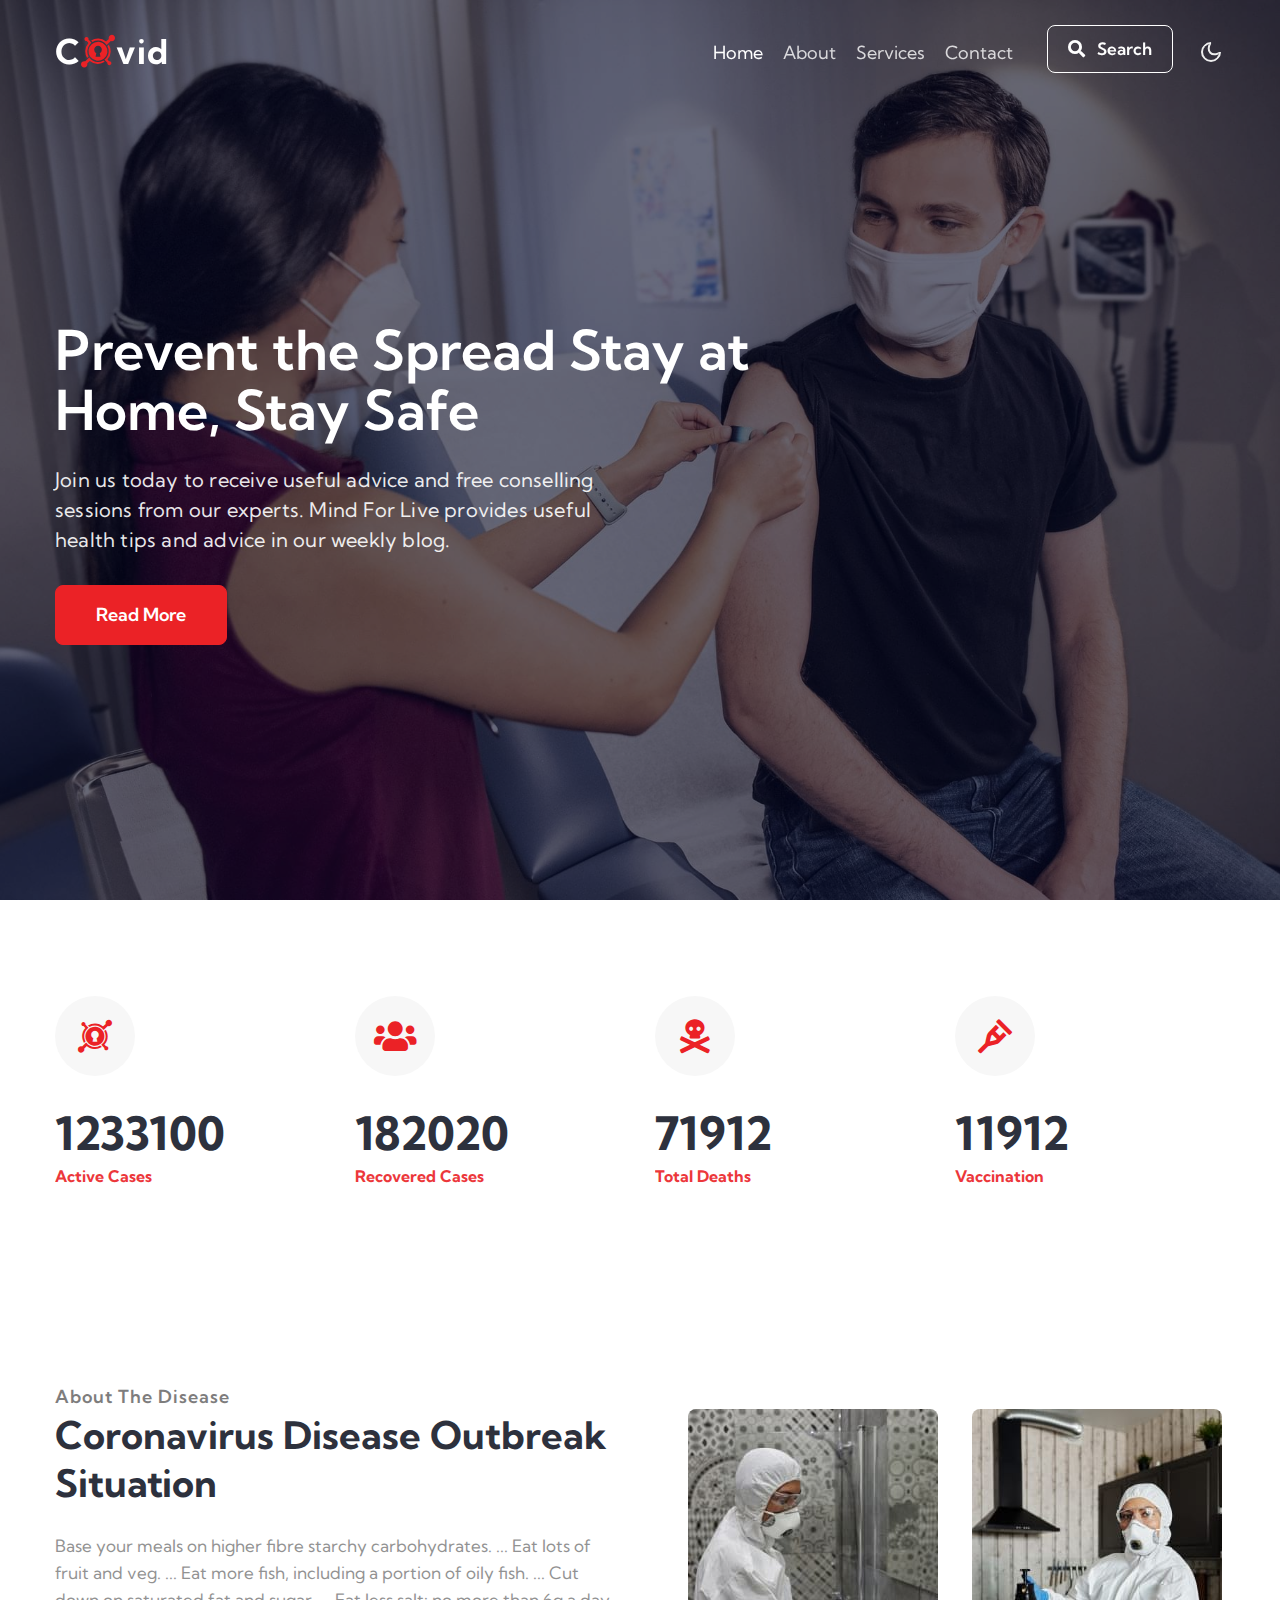
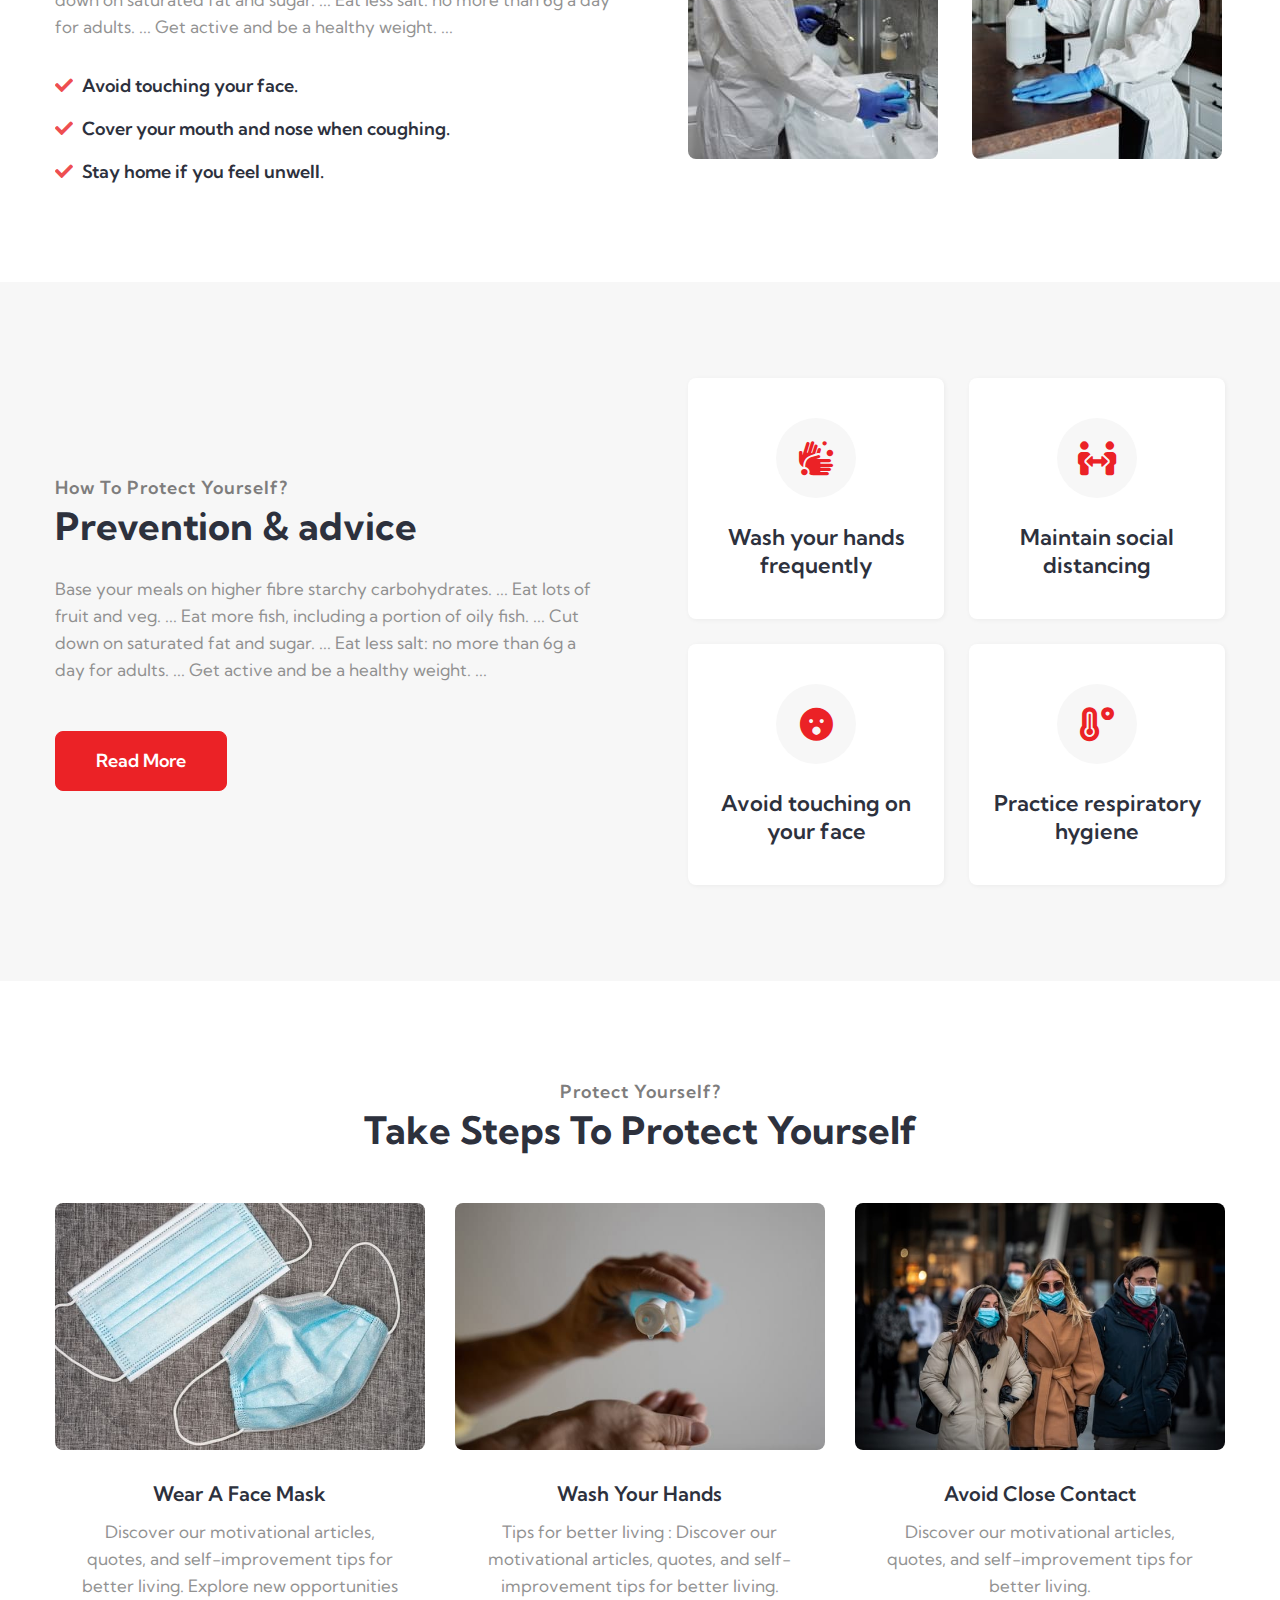
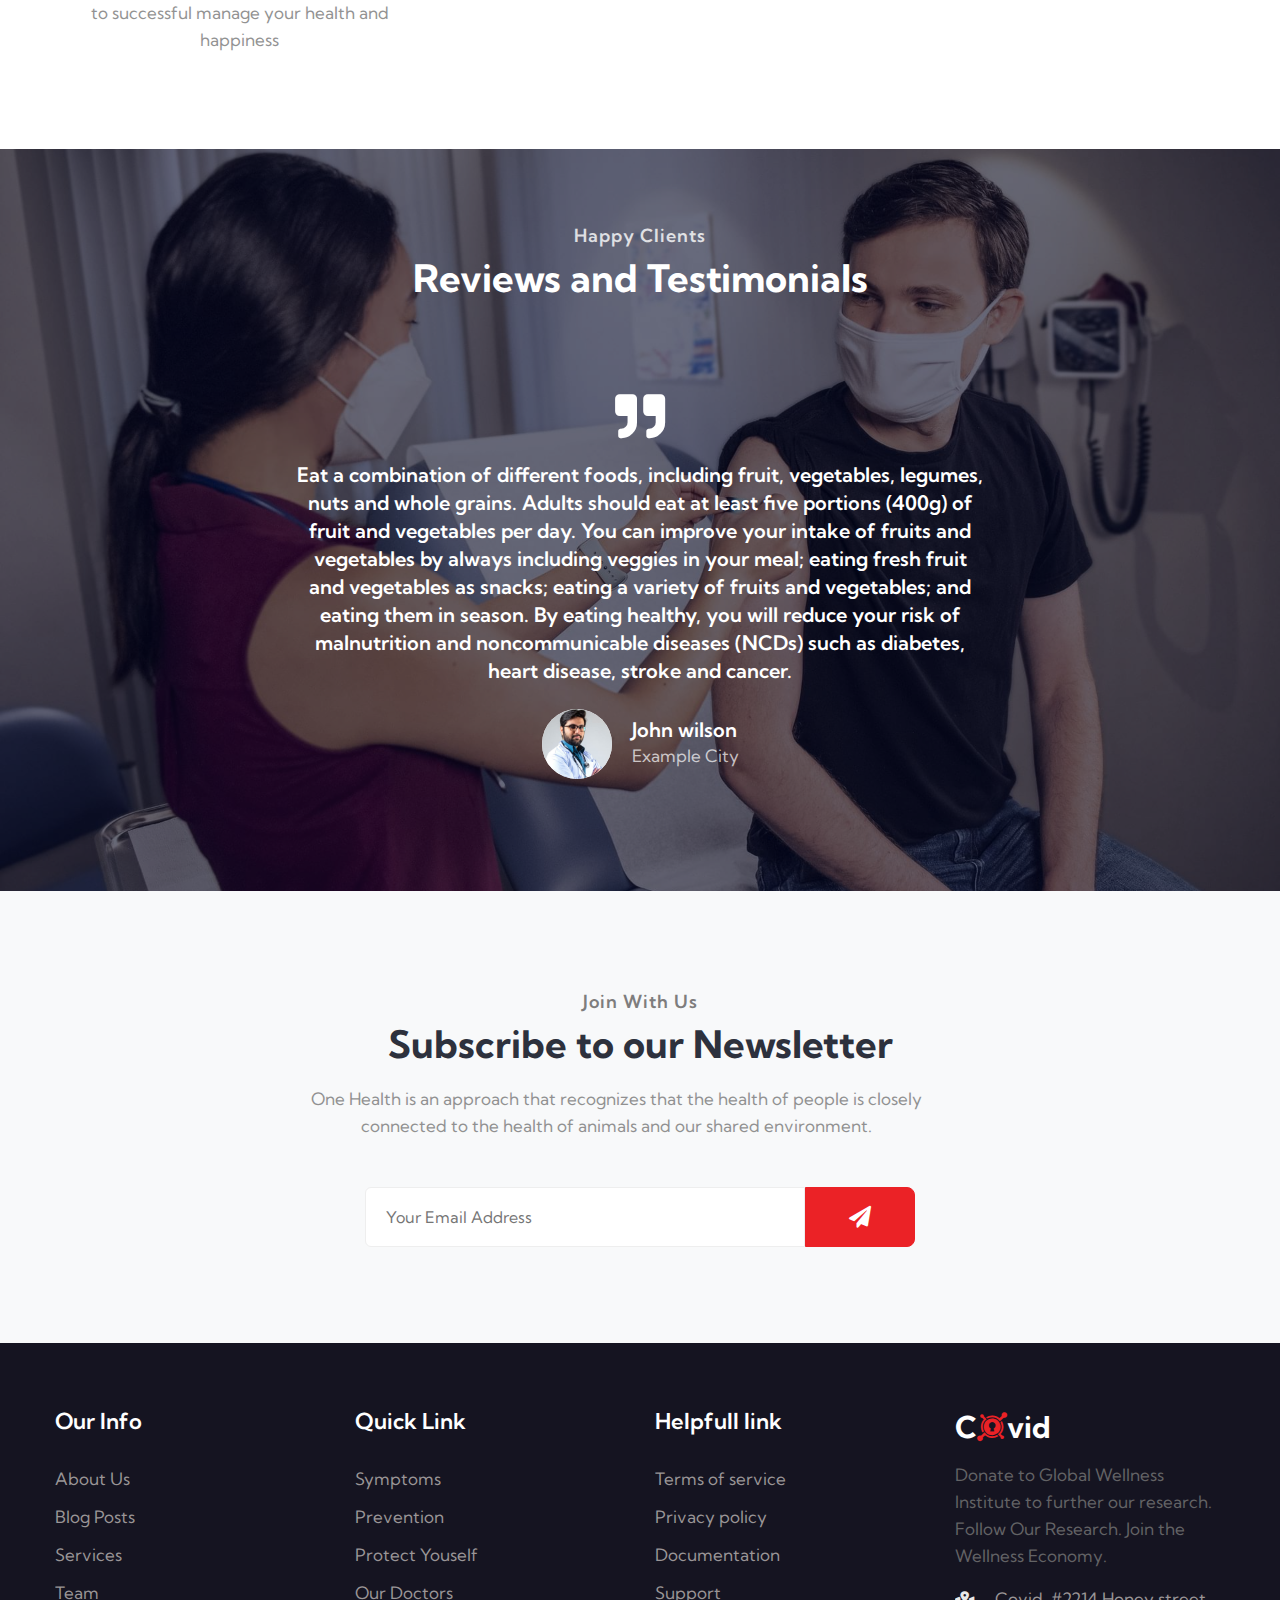
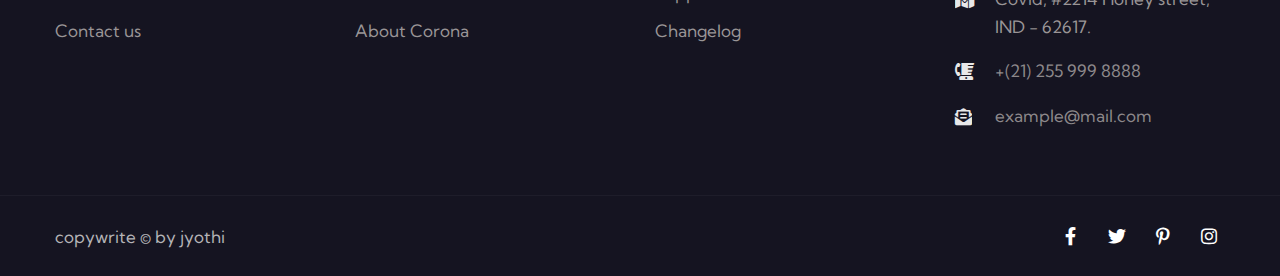
<file: index.html>
<!doctype html>
<html lang="en">

<head>
    <meta charset="utf-8">
    <meta name="viewport" content="width=device-width, initial-scale=1, shrink-to-fit=no">
    <title>COVID CARE | Home :COVID CENTER </title>
    <link href="//fonts.googleapis.com/css2?family=Kumbh+Sans:wght@300;400;700&display=swap" rel="stylesheet">
    <link rel="stylesheet" href="assets/css/style-starter.css">
</head>
 <header id="site-header" class="fixed-top">
        <div class="container">
            <nav class="navbar navbar-expand-lg navbar-dark stroke">
                <h1>
                    <a class="navbar-brand" href="index.html">
                      C<i class="fab fa-keycdn"></i>vid</a>
                    </h1>
                <button class="navbar-toggler  collapsed bg-gradient" type="button" data-toggle="collapse"
                    data-target="#navbarTogglerDemo02" aria-controls="navbarTogglerDemo02" aria-expanded="false"
                    aria-label="Toggle navigation">
                    <span class="navbar-toggler-icon fa icon-expand fa-bars"></span>
                    <span class="navbar-toggler-icon fa icon-close fa-times"></span>
                    </span>
                </button>
                <div class="collapse navbar-collapse" id="navbarTogglerDemo02">
                    <ul class="navbar-nav ml-lg-auto">
                        <li class="nav-item active">
                            <a class="nav-link" href="index.html">Home <span class="sr-only">(current)</span></a>
                        </li>
                        <li class="nav-item">
                            <a class="nav-link" href="about.html">About</a>
                        </li>
                        <li class="nav-item">
                            <a class="nav-link" href="services.html">Services</a>
                        </li>
                        <li class="nav-item mr-lg-1">
                            <a class="nav-link" href="contact.html">Contact</a>
                        </li>
                         <!--/search-right-->
                            <li class="header-search mr-lg-2 mt-lg-0 mt-4 position-relative">
                                <div class="search-right">
                                    <a href="#search" class="btn btn-style search-btn" title="search"><span
                                            class="fas fa-search mr-2" aria-hidden="true"></span> Search</a>
                                  
                                </div>
                            </li>
                            <!--//search-right-->
                    </ul>
                </div>
               

                <!-- toggle switch for light and dark theme -->
                <div class="mobile-position">
                    <nav class="navigation">
                        <div class="theme-switch-wrapper">
                            <label class="theme-switch" for="checkbox">
                                <input type="checkbox" id="checkbox">
                                <div class="mode-container py-1">
                                    <i class="gg-sun"></i>
                                    <i class="gg-moon"></i>
                                </div>
                            </label>
                        </div>
                    </nav>
                </div>
                <!-- //toggle switch for light and dark theme -->
            </nav>

        </div>
    </header>
    <!--/header-->

    <!-- hero slider Start -->
    <div class="banner-wrap">
        <div class="banner-slider">
            <!-- hero slide start -->
            <div class="banner-slide bg1">
                <div class="container">
                    <div class="hero-content">
                        <h1 data-animation="flipInX" data-delay="0.8s" data-color="#fff">
                            Prevent the Spread
                            Stay at Home, Stay Safe</h1>
                        <p data-animation="fadeInDown" class="mt-4">Join us today to receive useful advice and free conselling sessions from our experts.  
                            <span class="dis-none">Mind For Live provides useful health tips and advice in our weekly blog.</span> </p>
                        <div class="cta-btn" data-animation="fadeInUp" data-delay="1s">
                            <a href="#url" class="btn btn-style btn-primary">Read More</a>
                        </div>
                    </div>
                </div>
                <div class="hero-overlay"></div>
            </div>
            <!-- hero slide end -->
           
        </div>
    </div>
    <!-- hero slider end -->
    <!--/home-stats-->
    <section class="w3l-stats-main py-5">
        <div class="container py-lg-5 py-2">
            <div class="row stats-con">
                <div class="col-lg-3 col-6 stats_info counter_grid text-left mt-lg-0 mt-5">
                    <div class="icon stat-icon">
                        <i class="fab fa-keycdn"></i>
                    </div>
                    <p class="counter">1233100</p>
                    <h4>Active Cases</h4>
                </div>
                <div class="col-lg-3 col-6 stats_info counter_grid1 text-left mt-lg-0 mt-5">
                    <div class="icon stat-icon">
                        <i class="fas fa-users"></i>
                    </div>
                    <p class="counter">182020</p>
                    <h4>Recovered Cases</h4>
                </div>
                <div class="col-lg-3 col-6 stats_info counter_grid text-left mt-lg-0 mt-5">
                    <div class="icon stat-icon">
                        <i class="fas fa-skull-crossbones"></i>
                    </div>
                    <p class="counter">71912</p>
                    <h4>Total Deaths</h4>
                </div>
                <div class="col-lg-3 col-6 stats_info counter_grid text-left mt-lg-0 mt-5">
                    <div class="icon stat-icon">
                        <i class="fas fa-crutch"></i>
                    </div>
                    <p class="counter">11912</p>
                    <h4>Vaccination</h4>
                </div>
            </div>
        </div>
    </section>
    <!--//home-stats-->
    <!-- home page about section -->
    <section class="w3l-homeblock1" id="about">
        <div class="midd-w3 py-5">
            <div class="container py-lg-5 py-md-3">
                <div class="row align-items-center">
                    <div class="col-lg-6">
                        <span class="title-subw3hny">About the disease</span>
                        <h3 class="title-w3l">Coronavirus Disease 
                            Outbreak Situation</h3>
                        <p class="mt-md-4 mt-3">Base your meals on higher fibre starchy carbohydrates. ...
Eat lots of fruit and veg. ...
Eat more fish, including a portion of oily fish. ...
Cut down on saturated fat and sugar. ...
Eat less salt: no more than 6g a day for adults. ...
Get active and be a healthy weight. ... </p>
                        <ul class="service-list pt-lg-2 mt-4">
                            <li class="service-link"><a href="#url"><span class="fas fa-check"></span> Avoid touching your face.</a></li>
                            <li class="service-link"><a href="#url"><span class="fas fa-check"></span> Cover your mouth and nose when coughing.</a></li>
                            <li class="service-link"><a href="#url"><span class="fas fa-check"></span> Stay home if you feel unwell.</a></li>
                        </ul>
                    </div>
                    <div class="HomeAboutImages col-lg-6 mt-lg-0 mt-5 pl-lg-5">
                        <div class="row position-relative">
                            <div class="col-6">
                                <img src="assets/images/1.jpg" alt="" class="radius-image img-fluid">
                            </div>
                            <div class="col-6">
                                <img src="assets/images/2.jpg" alt="" class="radius-image img-fluid">
                            </div>
                        </div>
                    </div>
                </div>
            </div>
        </div>
    </section>
    <!-- //home page about section -->
    <!-- features-section -->
    <section class="w3l-features py-5" id="work">
        <div class="container py-lg-5 py-md-4 py-2">
            <div class="row main-cont-wthree-2 align-items-center">
                <div class="col-lg-6 feature-grid-left pr-lg-5">
                    <h5 class="title-subw3hny">How to Protect Yourself?</h5>
                    <h3 class="title-w3l mb-4">Prevention & advice</h3>
                    <p class="text-para">Base your meals on higher fibre starchy carbohydrates. ...
Eat lots of fruit and veg. ...
Eat more fish, including a portion of oily fish. ...
Cut down on saturated fat and sugar. ...
Eat less salt: no more than 6g a day for adults. ...
Get active and be a healthy weight. ...
                    </p>
                    <a href="about.html" class="btn btn-style btn-primary mt-lg-5 mt-4">Read More</a>
                </div>
                <div class="col-lg-6 feature-grid-right mt-lg-0 mt-5 pl-lg-5">
                    <div class="call-grids-w3 d-grid">
                        <div class="grids-1 box-wrap">
                            <div class="icon">
                                <i class="fas fa-hands-wash"></i>
                            </div>
                            <h4><a href="about.html" class="title-head">Wash your hands frequently</a></h4>
                        </div>
                        <div class="grids-1 box-wrap">
                            <div class="icon">
                                <i class="fas fa-people-arrows"></i>
                            </div>
                            <h4><a href="about.html" class="title-head">Maintain social distancing</a></h4>
                        </div>
                        <div class="grids-1 box-wrap">
                            <div class="icon">
                                <i class="fas fa-surprise"></i>
                            </div>
                            <h4><a href="about.html" class="title-head">Avoid touching on your face</a></h4>
                        </div>
                        <div class="grids-1 box-wrap">
                            <div class="icon">
                                <i class="fas fa-temperature-high"></i>
                            </div>
                            <h4><a href="about.html" class="title-head">Practice respiratory hygiene</a></h4>
                        </div>
                    </div>
                </div>
            </div>
        </div>
    </section>
    <!-- features section -->
    <!--  services section -->
    <div class="w3l-servicesblock2" id="services">
        <section id="grids5-block" class="py-5">
            <div class="container py-lg-5 py-md-4 py-2">
                <h5 class="title-subw3hny text-center">Protect Yourself?</h5>
                <h3 class="title-w3l text-center">Take Steps To Protect
                    Yourself</h3>
                <div class="row mt-lg-5 mt-4 text-center">
                    <div class="col-lg-4 col-md-6">
                        <div class="grids5-info">
                            <a href="#service" class="d-block zoom"><img src="assets/images/s1.jpg" alt=""
                                    class="img-fluid" /></a>
                            <div class="blog-info">
                                <a href="#service" class="title">Wear A Face Mask</a>
                                <p class="text-para"> Discover our motivational articles, quotes, and self-improvement tips for better living. Explore new opportunities to successful manage your health and happiness </p>
                            </div>
                           
                        </div>
                    </div>
                    <div class="col-lg-4 col-md-6 mt-md-0 mt-5">
                        <div class="grids5-info">
                            <a href="#service" class="d-block zoom"><img src="assets/images/s2.jpg" alt=""
                                    class="img-fluid" /></a>
                            <div class="blog-info">
                                <a href="#service" class="title">Wash Your Hands</a>
                                <p class="text-para"> Tips for better living : Discover our motivational articles, quotes, and self-improvement tips for better living. </p>
                            </div>
                            
                        </div>
                    </div>
                    <div class="col-lg-4 col-md-6 mt-lg-0 mt-5">
                        <div class="grids5-info">
                            <a href="#service" class="d-block zoom"><img src="assets/images/s3.jpg" alt=""
                                    class="img-fluid" /></a>
                            <div class="blog-info">
                                <a href="#service" class="title">Avoid Close Contact</a>
                                <p class="text-para">  Discover our motivational articles, quotes, and self-improvement tips for better living. </p>
                            </div>
                           
                        </div>
                    </div>
                </div>
            </div>
        </section>
    </div>
    <!--//services-section-->
    <!--/testimonials-->
    <section class="w3l-testimonials" id="testimonials">
        <!-- /grids -->
        <div class="cusrtomer-layout py-5">
            <div class="container py-lg-4 py-md-3 py-2 pb-lg-0">
                <h5 class="title-subw3hny text-center mb-1">Happy Clients</h5>
                <h3 class="title-w3l two text-center mb-sm-5 mb-4">Reviews and Testimonials</h3>
                <!-- /grids -->
                <div class="testimonial-width">
                    <div id="owl-demo1" class="owl-two owl-carousel owl-theme">
                        <div class="item">
                            <div class="testimonial-content">
                                <div class="testimonial">
                                    <i class="fas fa-quote-right"></i>
                                    <blockquote>
                                        <q>Eat a combination of different foods, including fruit, vegetables, legumes, nuts and whole grains. Adults should eat at least five portions (400g) of fruit and vegetables per day. You can improve your intake of fruits and vegetables by always including veggies in your meal; eating fresh fruit and vegetables as snacks; eating a variety of fruits and vegetables; and eating them in season. By eating healthy, you will reduce your risk of malnutrition and noncommunicable diseases (NCDs) such as diabetes, heart disease, stroke and cancer.</q>
                                    </blockquote>
                                    <div class="testi-des">
                                        <div class="test-img"><img src="assets/images/team1.jpg" class="img-fluid"
                                                alt="client-img">
                                        </div>
                                        <div class="peopl align-self">
                                            <h3>John wilson</h3>
                                            <p class="indentity">Example City</p>
                                        </div>
                                    </div>
                                </div>
                            </div>
                        </div>

                    </div>
                </div>
            </div>
            <!-- /grids -->
        </div>
        <!-- //grids -->
    </section>
    <!-- //testimonials -->
   
     <!--/subscribe-->
            <section class="w3l-project py-5" id="subscribe">
                <div class="container py-md-5 py-sm-4 py-2">
                    <div class="bottom-info">
                        <div class="header-section text-center">
                            <h5 class="title-subw3hny text-center mb-1">Join With Us</h5>
                            <h3 class="title-w3l">Subscribe to our Newsletter</h3>
                            <p class="mt-3 pr-lg-5">One Health is an approach that recognizes that the health of people is closely connected to the health of animals and our shared environment.</p>
                        </div>
                        <form action="#" class="subscribe mt-5" method="post">
                            <input type="email" name="email" placeholder="Your Email Address" required="">
                            <button class="btn btn-style btn-primary"><i class="fas fa-paper-plane"></i></button>
                        </form>
                    </div>
                </div>
            </section>
     <!--//subscribe-->
    <!--/footer-->
    <section class="w3l-footer-29-main">
        <div class="footer-29 py-5">
            <div class="container py-lg-3">
                <div class="row footer-top-29">
                    <div class="col-lg-3 col-sm-6 footer-list-29 footer-2 mt-lg-0 mt-md-5 mt-4">
                        <ul>
                            <h6 class="footer-title-29">Our Info</h6>
                            <li><a href="about.html">About Us</a></li>
                            <li><a href="blog.html"> Blog Posts</a></li>
                            <li><a href="services.html">Services</a></li>
                           
                            <li><a href="about.html">Team</a></li>
                            <li><a href="contact.html">Contact us</a></li>
                        </ul>
                    </div>
                    <div class="col-lg-3 col-sm-6 footer-list-29 footer-2 mt-lg-0 mt-md-5 mt-4">
                        <h6 class="footer-title-29">Quick Link</h6>
                        <ul>
                            <li><a href="#syn">Symptoms</a></li>
                        
                            <li><a href="#vention">Prevention</a></li>
                            <li><a href="#protect">Protect Youself</a></li>
                            <li><a href="#our">Our Doctors</a></li>
                            <li><a href="#pack">About Corona</a></li>
                            
                        </ul>
                    </div>
                    <div class="col-lg-3 col-sm-6 footer-list-29 footer-2 mt-lg-0 mt-md-5 mt-4">
                        <h6 class="footer-title-29">Helpfull link</h6>
                        <ul>
                            <li><a href="#terms">Terms of service</a></li>
                            <li><a href="#privacy"> Privacy policy</a></li>
                            <li><a href="#doc"> Documentation</a></li>
                            <li><a href="#support"> Support</a></li>
                            <li><a href="#changelog"> Changelog</a></li>
                        </ul>
                    </div>
                    <div class="col-lg-3 col-sm-6 footer-list-29 footer-2 mt-lg-0 mt-md-5 mt-4">
                        <div class="footer-logo mb-3">
                            <h2>
                                <a class="navbar-brand" href="index.html">
                                    C<i class="fab fa-keycdn"></i>vid</a>
                            </h2>
                        </div>
                        <p>Donate to Global Wellness Institute to further our research. Follow Our Research. Join the Wellness Economy.</p>

                        <div class="cont-details">
                            <div class="cont-top margin-up">
                              <div class="cont-left text-center">
                                <span class="fas fa-map-marked-alt"></span>
                              </div>
                              <div class="cont-right">
                                <p> Covid, #2214 Honey street, IND - 62617.</p>
                              </div>
                            </div>
                            <div class="cont-top margin-up">
                              <div class="cont-left text-center">
                                <span class="fas fa-blender-phone"></span>
                              </div>
                              <div class="cont-right">
                                <p><a href="tel:+(21) 255 999 8888"> +(21) 255 999
                                    8888</a></p>
                              </div>
                            </div>
                            <div class="cont-top margin-up">
                              <div class="cont-left text-center">
                                <span class="fas fa-envelope-open-text"></span>
                              </div>
                              <div class="cont-right">
                                <p><a href="mailto:example@mail.com" class="mail">
                                    example@mail.com</a></p>
                              </div>
                            </div>
                          </div>
                       
                    </div>
                </div>
            </div>
        </div>
    </section>
    <!-- //footer -->
    <!-- copyright -->
    <section class="w3l-copyright">
        <div class="container">
            <div class="row bottom-copies">
                <p class="col-lg-8 copy-footer-29">copywrite &copy; by jyothi</p>
                  <div class="col-lg-4 main-social-footer-29">
                    <a href="#facebook" class="facebook"><span class="fab fa-facebook-f"></span></a>
                    <a href="#twitter" class="twitter"><span class="fab fa-twitter"></span></a>
                    <a href="#pinterest"><span class="fab fa-pinterest-p"></span></a>
                    <a href="#instagram" class="instagram"><span class="fab fa-instagram"></span></a>
                 
                  </div>
            </div>
        </div>
        <!-- move top -->
        <button onclick="topFunction()" id="movetop" title="Go to top">
            <i class="fas fa-level-up-alt"></i>
        </button>
        <script>
            // When the user scrolls down 20px from the top of the document, show the button
            window.onscroll = function () {
                scrollFunction()
            };

            function scrollFunction() {
                if (document.body.scrollTop > 20 || document.documentElement.scrollTop > 20) {
                    document.getElementById("movetop").style.display = "block";
                } else {
                    document.getElementById("movetop").style.display = "none";
                }
            }

            // When the user clicks on the button, scroll to the top of the document
            function topFunction() {
                document.body.scrollTop = 0;
                document.documentElement.scrollTop = 0;
            }
        </script>
        <!-- /move top -->
    </section>
    <!-- //copyright -->
    <!--//footer-->
    <!-- Template JavaScript -->
    <script src="assets/js/jquery-3.3.1.min.js"></script>
    <script src="assets/js/theme-change.js"></script>
    
    <!-- disable body scroll which navbar is in active -->
    <script>
        $(function () {
            $('.navbar-toggler').click(function () {
                $('body').toggleClass('noscroll');
            })
        });
    </script>
    <!-- disable body scroll which navbar is in active -->

    <!--/MENU-JS-->
    <script>
        $(window).on("scroll", function () {
            var scroll = $(window).scrollTop();

            if (scroll >= 80) {
                $("#site-header").addClass("nav-fixed");
            } else {
                $("#site-header").removeClass("nav-fixed");
            }
        });

        //Main navigation Active Class Add Remove
        $(".navbar-toggler").on("click", function () {
            $("header").toggleClass("active");
        });
        $(document).on("ready", function () {
            if ($(window).width() > 991) {
                $("header").removeClass("active");
            }
            $(window).on("resize", function () {
                if ($(window).width() > 991) {
                    $("header").removeClass("active");
                }
            });
        });
    </script>
    <!--//MENU-JS-->
    <script src="assets/js/bootstrap.min.js"></script>

</body>

</html>
</file>
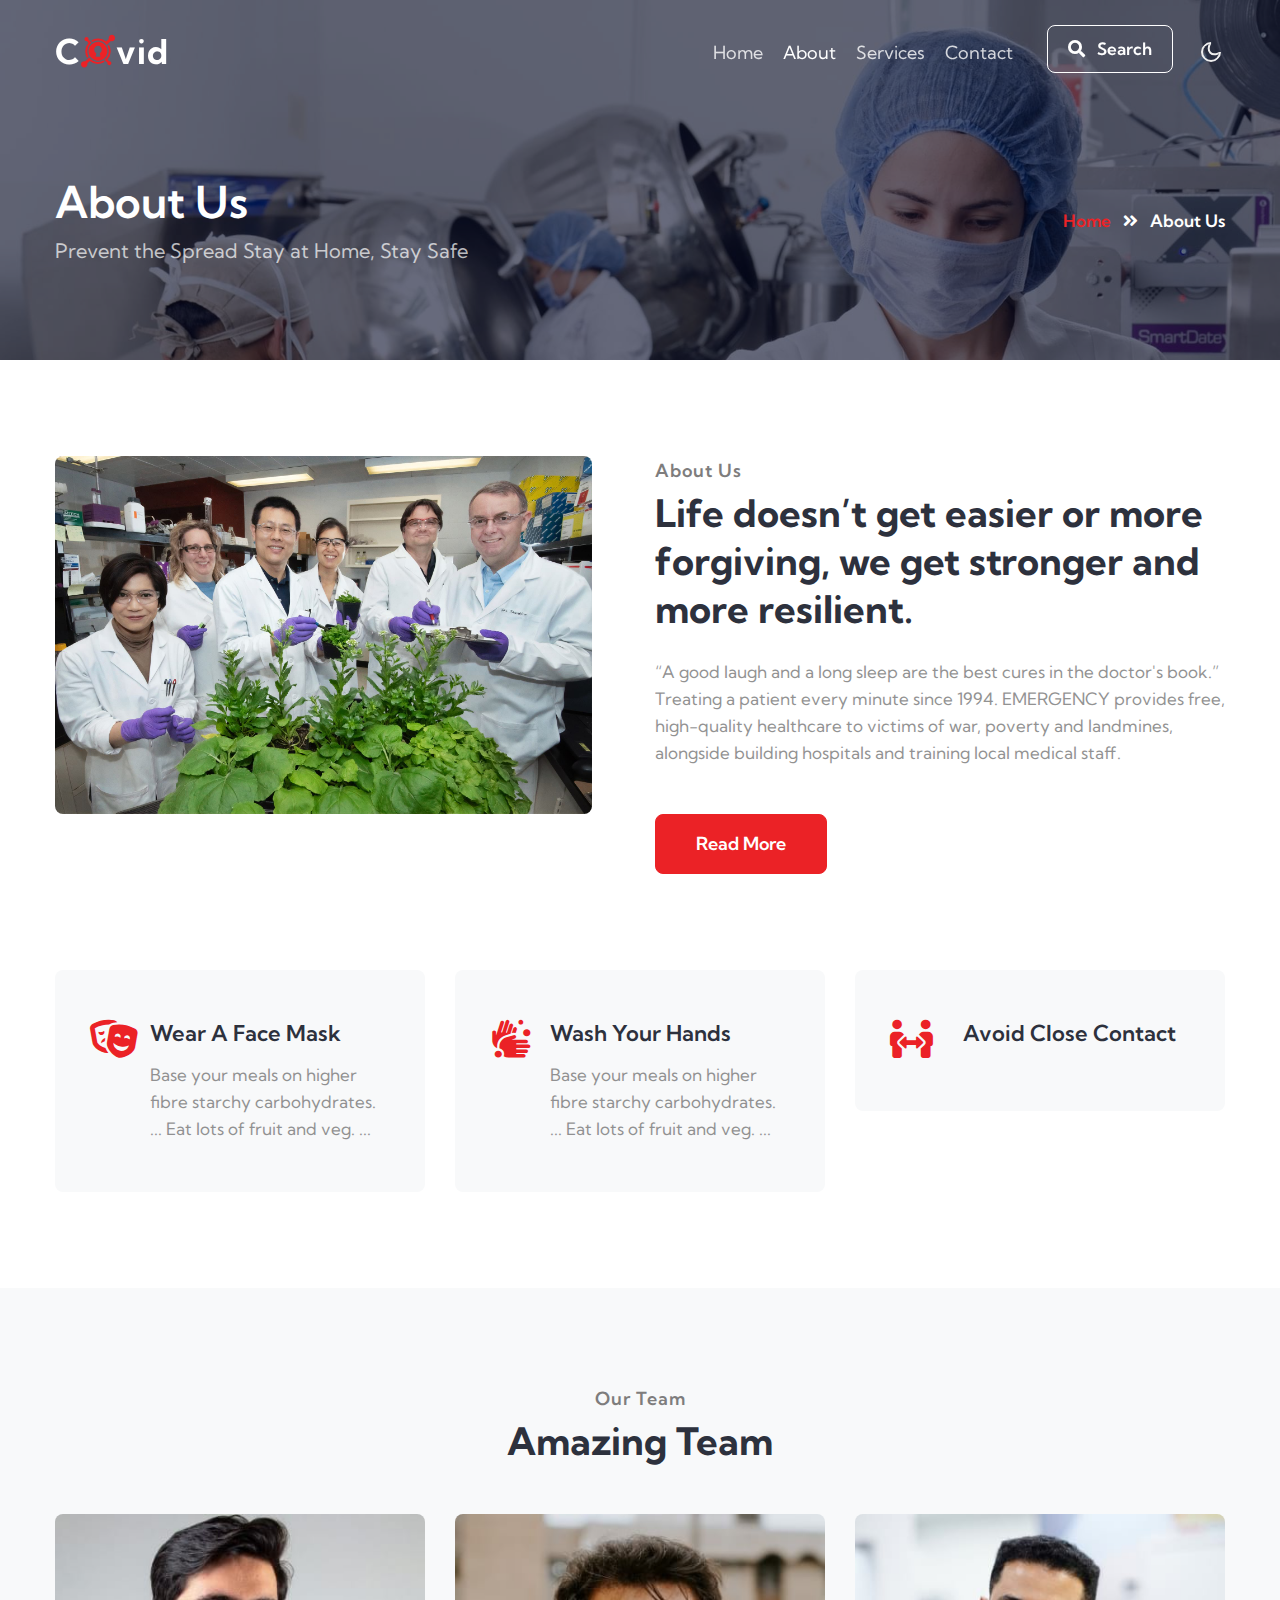
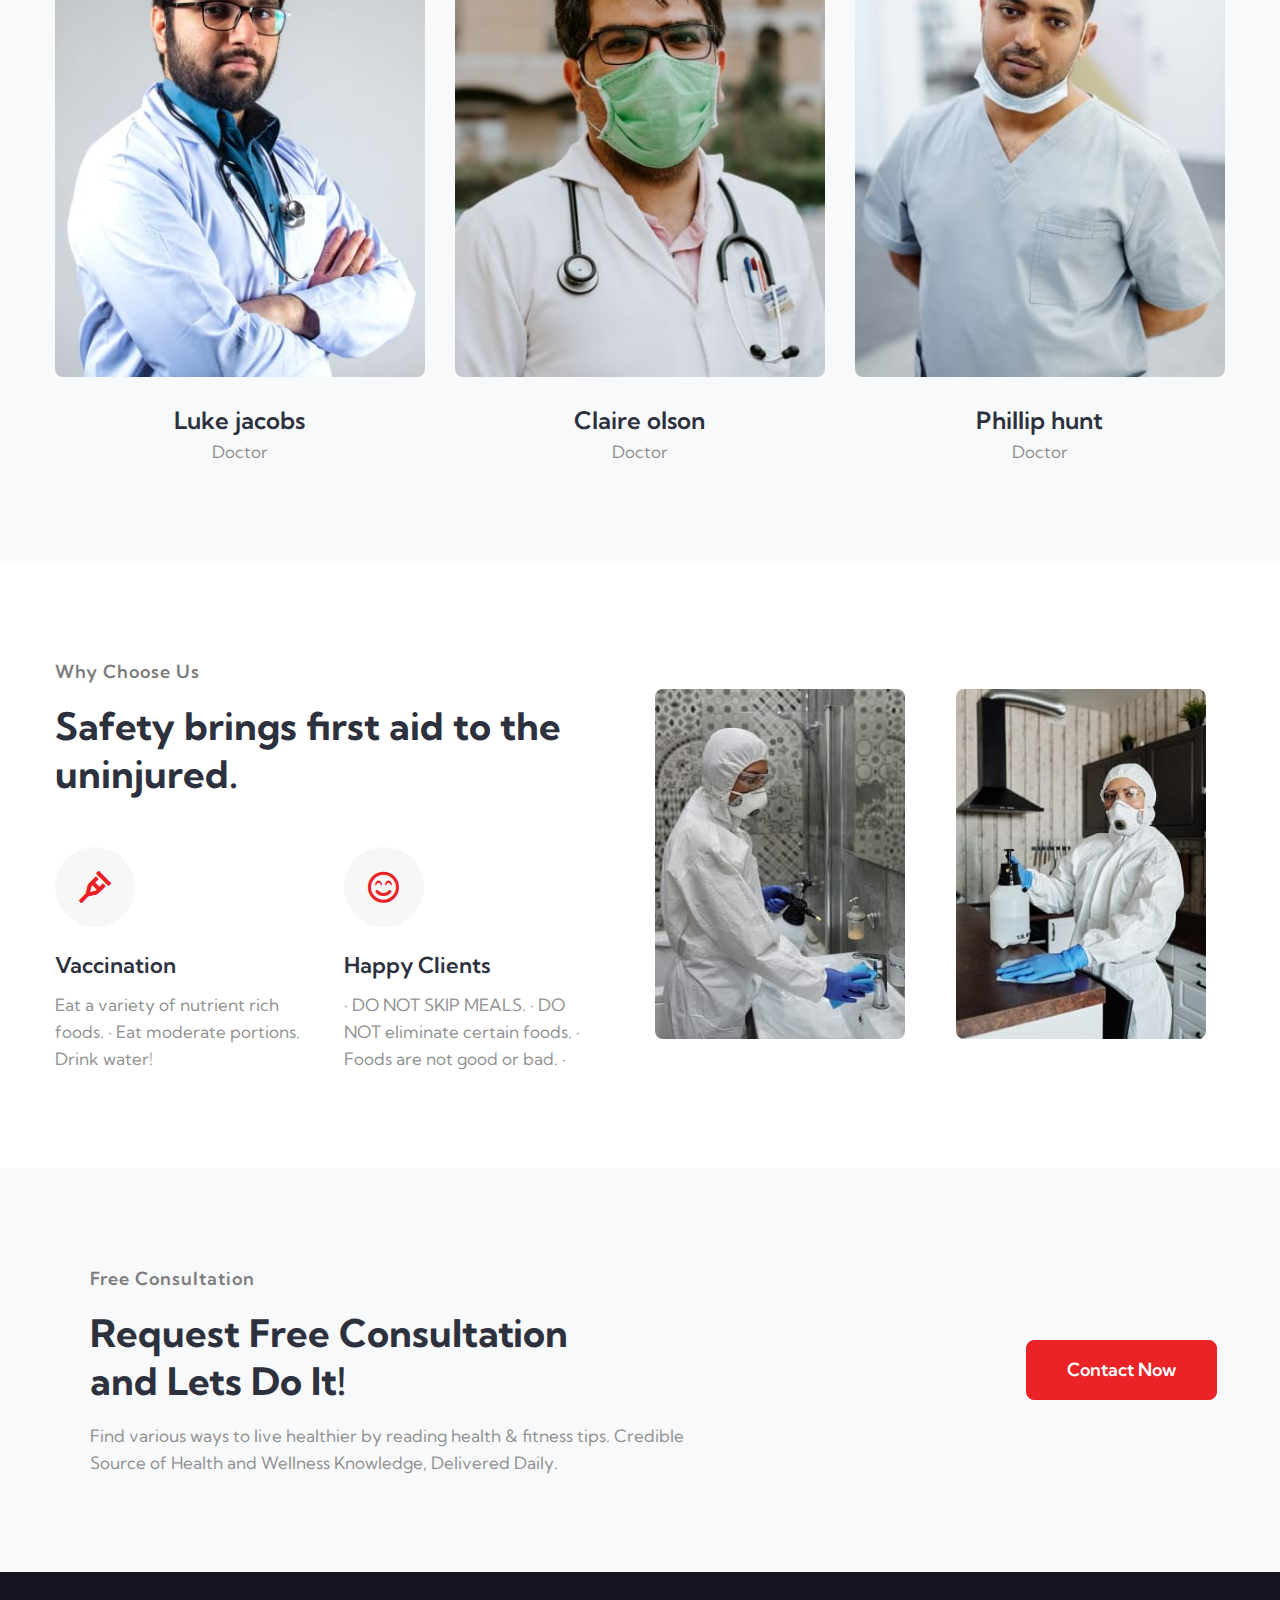
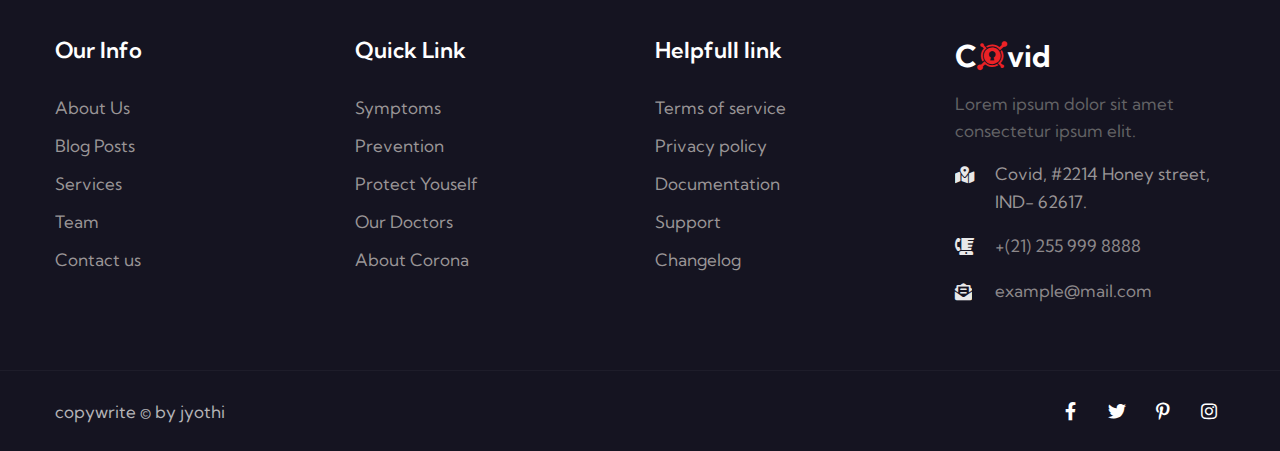
<file: about.html>
<!doctype html>
<html lang="en">

<head>
  <meta charset="utf-8">
  <meta name="viewport" content="width=device-width, initial-scale=1, shrink-to-fit=no">
  <title>COVID CARE | Home : COVID CENTER </title>
  <link href="//fonts.googleapis.com/css2?family=Kumbh+Sans:wght@300;400;700&display=swap" rel="stylesheet">
  <link rel="stylesheet" href="assets/css/style-starter.css">
</head>

<body>
  <header id="site-header" class="fixed-top">
    <div class="container">
      <nav class="navbar navbar-expand-lg navbar-dark stroke">
        <h1>
          <a class="navbar-brand" href="index.html">
            C<i class="fab fa-keycdn"></i>vid</a>
          </h1>
        <button class="navbar-toggler  collapsed bg-gradient" type="button" data-toggle="collapse"
          data-target="#navbarTogglerDemo02" aria-controls="navbarTogglerDemo02" aria-expanded="false"
          aria-label="Toggle navigation">
          <span class="navbar-toggler-icon fa icon-expand fa-bars"></span>
          <span class="navbar-toggler-icon fa icon-close fa-times"></span>
          </span>
        </button>
        <div class="collapse navbar-collapse" id="navbarTogglerDemo02">
          <ul class="navbar-nav ml-lg-auto">
            <li class="nav-item">
              <a class="nav-link" href="index.html">Home <span class="sr-only">(current)</span></a>
            </li>
            <li class="nav-item active">
              <a class="nav-link" href="about.html">About</a>
            </li>
            <li class="nav-item">
              <a class="nav-link" href="services.html">Services</a>
            </li>

            <li class="nav-item mr-lg-1">
              <a class="nav-link" href="contact.html">Contact</a>
          </li>
              <li class="header-search mr-lg-2 mt-lg-0 mt-4 position-relative">
                  <div class="search-right">
                      <a href="#search" class="btn btn-style search-btn" title="search"><span
                              class="fas fa-search mr-2" aria-hidden="true"></span> Search</a>
                     
                  </div>
              </li>
          </ul>
        </div>
        <div class="mobile-position">
          <nav class="navigation">
            <div class="theme-switch-wrapper">
              <label class="theme-switch" for="checkbox">
                <input type="checkbox" id="checkbox">
                <div class="mode-container py-1">
                  <i class="gg-sun"></i>
                  <i class="gg-moon"></i>
                </div>
              </label>
            </div>
          </nav>
        </div>
        <!-- //toggle switch for light and dark theme -->
      </nav>

    </div>
  </header>
  <!--/header-->
  <!-- breadcrumb -->
<section class="w3l-about-breadcrumb text-center">
  <div class="breadcrumb-bg breadcrumb-bg-about py-5">
      <div class="container py-lg-5 py-md-4">
        <div class="w3breadcrumb-gids">
          <div class="w3breadcrumb-left text-left">
                    <h2 class="title AboutPageBanner">
                  About Us   </h2>
                              <p class="inner-page-para mt-2">
                                Prevent the Spread
                                Stay at Home, Stay Safe             </p>
          </div>
          <div class="w3breadcrumb-right">
                <ul class="breadcrumbs-custom-path">
                  <li><a href="index.html">Home</a></li>
                  <li class="active"><span class="fas fa-angle-double-right mx-2"></span> About Us</li>
                </ul>
          </div>
    </div>
      </div>
      <div class="hero-overlay"></div>
  </div>
</section>
  <section class="w3l-aboutblock1" id="about">
    <div class="midd-w3 py-5">
      <div class="container py-lg-5 py-md-4 py-2">
        <div class="row">
          <div class="col-lg-6 left-wthree-img pr-lg-5">
            <div class="position-relative">
              <img src="assets/images/banner5.jpg"
                alt="" class="img-fluid radius-image">
              </div>
            </div>
          <div class="col-lg-6 mt-lg-0 mt-5 about-right-faq align-self">
            <h5 class="title-subw3hny mb-1">About Us</h5>
            <h3 class="title-w3l">Life doesn’t get easier or more forgiving, we get stronger and more resilient.</h3>
            <p class="mt-4">“A good laugh and a long sleep are the best cures in the doctor's book.” Treating a patient every minute since 1994.
EMERGENCY provides free, high-quality healthcare to victims of war, poverty and landmines, alongside building hospitals and training local medical staff. </p>
            <a class="btn btn-primary btn-style mt-md-5 mt-4 mr-md-4 mr-3" href="#url">
              Read More </a>
          </div>
        </div>
        <!--/Features-->
        <div class="row justify-content-center mt-5 pt-lg-5 AboutFeatures">
          <div class="col-lg-4 col-md-6 grids-feature">
            <div class="area-box">
              <i class="fas fa-theater-masks" aria-hidden="true"></i>
              <div class="area-box-info">
                <h4><a href="#url" class="title-head">
                  Wear A Face Mask</a></h4>
                    <p>Base your meals on higher fibre starchy carbohydrates. ...
Eat lots of fruit and veg. ...</p>
              </div>
            </div>
          </div>
          <div class="col-lg-4 col-md-6 grids-feature mt-md-0 mt-4">
            <div class="area-box">
              <i class="fas fa-hands-wash" aria-hidden="true"></i>
              <div class="area-box-info">
                <h4><a href="#url" class="title-head">
                  Wash Your Hands</a></h4>
                    <p>Base your meals on higher fibre starchy carbohydrates. ...
Eat lots of fruit and veg. ...</p>
              </div>
            </div>
          </div>
          <div class="col-lg-4 col-md-6 grids-feature mt-lg-0 mt-4">
            <div class="area-box">
              <i class="fas fa-people-arrows" aria-hidden="true"></i>
              <div clasGet active and be a healthy weight. ...
Do not get thirsty. ...
Do not skip breakfast.s="area-box-info">
                <h4><a href="#url" class="title-head">
                  Avoid Close Contact</a></h4>
                    <p></p>
              </div>
            </div>
          </div>
        </div>
         <!--//Features-->
      </div>
    </div>
  </section>
  <!--//w3l-aboutblock1-->
   <!--/team-sec-->
   <section class="w3l-team-main team py-5" id="team">
    <div class="container py-lg-5">
      <h5 class="title-subw3hny mb-1 text-center">Our Team</h5>
      <h3 class="title-w3l text-center">Amazing Team</h3>
      <div class="row team-row mt-md-5 mt-4">
        <div class="col-lg-4 col-6 team-wrap">
          <div class="team-member text-center">
            <div class="team-img">
              <img src="assets/images/team1.jpg" alt="" class="radius-image">
              <div class="overlay-team">
                <div class="team-details text-center">
                  <div class="socials mt-20">
                    <a href="#url">
                      <span class="fab fa-facebook-f"></span>
                    </a>
                    <a href="#url">
                      <span class="fab fa-twitter"></span>
                    </a>
                    <a href="#url">
                      <span class="fab fa-linkedin-in"></span>
                    </a>
                  </div>
                </div>
              </div>
            </div>
            <a href="#url" class="team-title">Luke jacobs</a>
            <p>Doctor</p>
          </div>
        </div>
        <!-- end team member -->
        <div class="col-lg-4 col-6 team-wrap">
          <div class="team-member text-center">
            <div class="team-img">
              <img src="assets/images/team3.jpg" alt="" class="radius-image">
              <div class="overlay-team">
                <div class="team-details text-center">
                  <div class="socials mt-20">
                    <a href="#url">
                      <span class="fab fa-facebook-f"></span>
                    </a>
                    <a href="#url">
                      <span class="fab fa-twitter"></span>
                    </a>
                    <a href="#url">
                      <span class="fab fa-linkedin-in"></span>
                    </a>
                  </div>
                </div>
              </div>
            </div>
            <a href="#url" class="team-title">Claire olson</a>
            <p>Doctor</p>
          </div>
        </div>
        <!-- end team member -->
        <div class="col-lg-4 col-6 team-wrap mt-lg-0 mt-5">
          <div class="team-member last text-center">
            <div class="team-img">
              <img src="assets/images/team2.jpg" alt="" class="radius-image">
              <div class="overlay-team">
                <div class="team-details text-center">
                  <div class="socials mt-20">
                    <a href="#url">
                      <span class="fab fa-facebook-f"></span>
                    </a>
                    <a href="#url">
                      <span class="fab fa-twitter"></span>
                    </a>
                    <a href="#url">
                      <span class="fab fa-linkedin-in"></span>
                    </a>
                  </div>
                </div>
              </div>
            </div>
            <a href="#url" class="team-title">Phillip hunt</a>
            <p>Doctor</p>
          </div>
        </div>
      </div>
  </section>
  <!--//team-sec-->
  <!--/w3l-about2-->
  <section class="w3l-about2 py-5">
    <div class="container py-lg-5 py-md-4 py-2 AboutPageStats">
      <div class="row cwp23-content align-items-center">
        <div class="col-lg-6 pr-lg-5">
          <h5 class="title-subw3hny mb-3">Why Choose Us</h5>
          <h3 class="title-w3l">Safety brings first aid to the uninjured.</h3>
          <div class="cwp23-text-cols mt-lg-5 mt-4">
            <div class="column">
              <div class="icon mb-4">
                  <span class="fas fa-crutch"></span>
               </div>
              <h4>Vaccination</h4>
              <p>Eat a variety of nutrient rich foods. · Eat moderate portions.  Drink water!
</p>
            </div>
            <div class="column">
              <div class="icon mb-4">
                <span class="far fa-smile-beam"></span>
              </div>
              <h4>Happy Clients</h4>
              <p>· DO NOT SKIP MEALS. · DO NOT eliminate certain foods. · Foods are not good or bad. ·</p>
            </div>
          </div>
        </div>
        <div class="col-lg-3 col-6 cwp23-text align-self mt-lg-0 mt-5 pr-md-3 pr-2">
          <img src="assets/images/1.jpg" alt=""
            class="radius-image img-fluid">
        </div>
        <div class="col-lg-3 col-6  cwp23-text align-self mt-lg-0 mt-5 pl-md-3 pl-2">
          <img src="assets/images/2.jpg" alt=""
            class="radius-image img-fluid">
        </div>
      </div>
    </div>
  </section>
 <!--//w3l-about2-->
  <!--/w3l-project-->
  <section class="w3l-project-main py-5">
    <div class="container py-md-5 py-2">
      <div class="w3l-project-in">
        <div class="row">
          <div class="col-lg-8">
            <div class="bottom-info">
              <div class="header-section pr-lg-5">
                <h5 class="title-subw3hny mb-3">Free Consultation</h5>
                <h3 class="title-w3l mb-3">Request Free Consultation <br>and <span class="span-bold">Lets Do It!</span>
                </h3>
                <p>Find various ways to live healthier by reading health & fitness tips. Credible Source of Health and Wellness Knowledge, Delivered Daily.</p>
              </div>
            </div>
          </div>
          <div class="col-lg-4 align-self text-lg-right mt-lg-0 mt-sm-5 mt-4">
            <a href="#" class="btn btn-primary btn-white  btn-style mr-2"> Contact Now </a>
          </div>
        </div>
      </div>
    </div>
  </section>
  <!--/footer-->
  <section class="w3l-footer-29-main">
    <div class="footer-29 py-5">
      <div class="container py-lg-3">
        <div class="row footer-top-29">
          <div class="col-lg-3 col-sm-6 footer-list-29 footer-2 mt-lg-0 mt-md-5 mt-4">
            <ul>
              <h6 class="footer-title-29">Our Info</h6>
              <li><a href="about.html">About Us</a></li>
              <li><a href="blog.html"> Blog Posts</a></li>
              <li><a href="services.html">Services</a></li>

              <li><a href="about.html">Team</a></li>
              <li><a href="contact.html">Contact us</a></li>
            </ul>
          </div>
          <div class="col-lg-3 col-sm-6 footer-list-29 footer-2 mt-lg-0 mt-md-5 mt-4">
            <h6 class="footer-title-29">Quick Link</h6>
            <ul>
              <li><a href="#syn">Symptoms</a></li>

              <li><a href="#vention">Prevention</a></li>
              <li><a href="#protect">Protect Youself</a></li>
              <li><a href="#our">Our Doctors</a></li>
              <li><a href="#pack">About Corona</a></li>

            </ul>
          </div>
          <div class="col-lg-3 col-sm-6 footer-list-29 footer-2 mt-lg-0 mt-md-5 mt-4">
            <h6 class="footer-title-29">Helpfull link</h6>
            <ul>
              <li><a href="#terms">Terms of service</a></li>
              <li><a href="#privacy"> Privacy policy</a></li>
              <li><a href="#doc"> Documentation</a></li>
              <li><a href="#support"> Support</a></li>
              <li><a href="#changelog"> Changelog</a></li>
            </ul>
          </div>
          <div class="col-lg-3 col-sm-6 footer-list-29 footer-2 mt-lg-0 mt-md-5 mt-4">
            <div class="footer-logo mb-3">
              <h2>
                <a class="navbar-brand" href="index.html">
                    C<i class="fab fa-keycdn"></i>vid</a>
              </h2>
            </div>
            <p>Lorem ipsum dolor sit amet consectetur ipsum elit.</p>

            <div class="cont-details">
              <div class="cont-top margin-up">
                <div class="cont-left text-center">
                  <span class="fas fa-map-marked-alt"></span>
                </div>
                <div class="cont-right">
                  <p> Covid, #2214 Honey street, IND- 62617.</p>
                </div>
              </div>
              <div class="cont-top margin-up">
                <div class="cont-left text-center">
                  <span class="fas fa-blender-phone"></span>
                </div>
                <div class="cont-right">
                  <p><a href="tel:+(21) 255 999 8888"> +(21) 255 999
                      8888</a></p>
                </div>
              </div>
              <div class="cont-top margin-up">
                <div class="cont-left text-center">
                  <span class="fas fa-envelope-open-text"></span>
                </div>
                <div class="cont-right">
                  <p><a href="mailto:example@mail.com" class="mail">
                      example@mail.com</a></p>
                </div>
              </div>
            </div>

          </div>
        </div>
      </div>
    </div>
  </section>
  <!-- //footer -->
  <!-- copyright -->
  <section class="w3l-copyright">
    <div class="container">
      <div class="row bottom-copies">
        <p class="col-lg-8 copy-footer-29">copywrite &copy; by jyothi</p>
        <div class="col-lg-4 main-social-footer-29">
          <a href="#facebook" class="facebook"><span class="fab fa-facebook-f"></span></a>
          <a href="#twitter" class="twitter"><span class="fab fa-twitter"></span></a>
          <a href="#pinterest"><span class="fab fa-pinterest-p"></span></a>
          <a href="#instagram" class="instagram"><span class="fab fa-instagram"></span></a>
        
        </div>
      </div>
    </div>
    <!-- move top -->
    <button onclick="topFunction()" id="movetop" title="Go to top">
      <i class="fas fa-level-up-alt"></i>
    </button>
    <script>
      // When the user scrolls down 20px from the top of the document, show the button
      window.onscroll = function () {
        scrollFunction()
      };

      function scrollFunction() {
        if (document.body.scrollTop > 20 || document.documentElement.scrollTop > 20) {
          document.getElementById("movetop").style.display = "block";
        } else {
          document.getElementById("movetop").style.display = "none";
        }
      }

      // When the user clicks on the button, scroll to the top of the document
      function topFunction() {
        document.body.scrollTop = 0;
        document.documentElement.scrollTop = 0;
      }
    </script>
    <!-- /move top -->
  </section>
  <!-- //copyright -->
  <!--//footer-->
  <!-- Template JavaScript -->
  <script src="assets/js/jquery-3.3.1.min.js"></script>
  <script src="assets/js/theme-change.js"></script>
  <!-- disable body scroll which navbar is in active -->
  <script>
    $(function () {
      $('.navbar-toggler').click(function () {
        $('body').toggleClass('noscroll');
      })
    });
  </script>
  <!-- disable body scroll which navbar is in active -->

  <!--/MENU-JS-->
  <script>
    $(window).on("scroll", function () {
      var scroll = $(window).scrollTop();

      if (scroll >= 80) {
        $("#site-header").addClass("nav-fixed");
      } else {
        $("#site-header").removeClass("nav-fixed");
      }
    });

    //Main navigation Active Class Add Remove
    $(".navbar-toggler").on("click", function () {
      $("header").toggleClass("active");
    });
    $(document).on("ready", function () {
      if ($(window).width() > 991) {
        $("header").removeClass("active");
      }
      $(window).on("resize", function () {
        if ($(window).width() > 991) {
          $("header").removeClass("active");
        }
      });
    });
  </script>
  <!--//MENU-JS-->
  <script src="assets/js/bootstrap.min.js"></script>

</body>

</html>
</file>
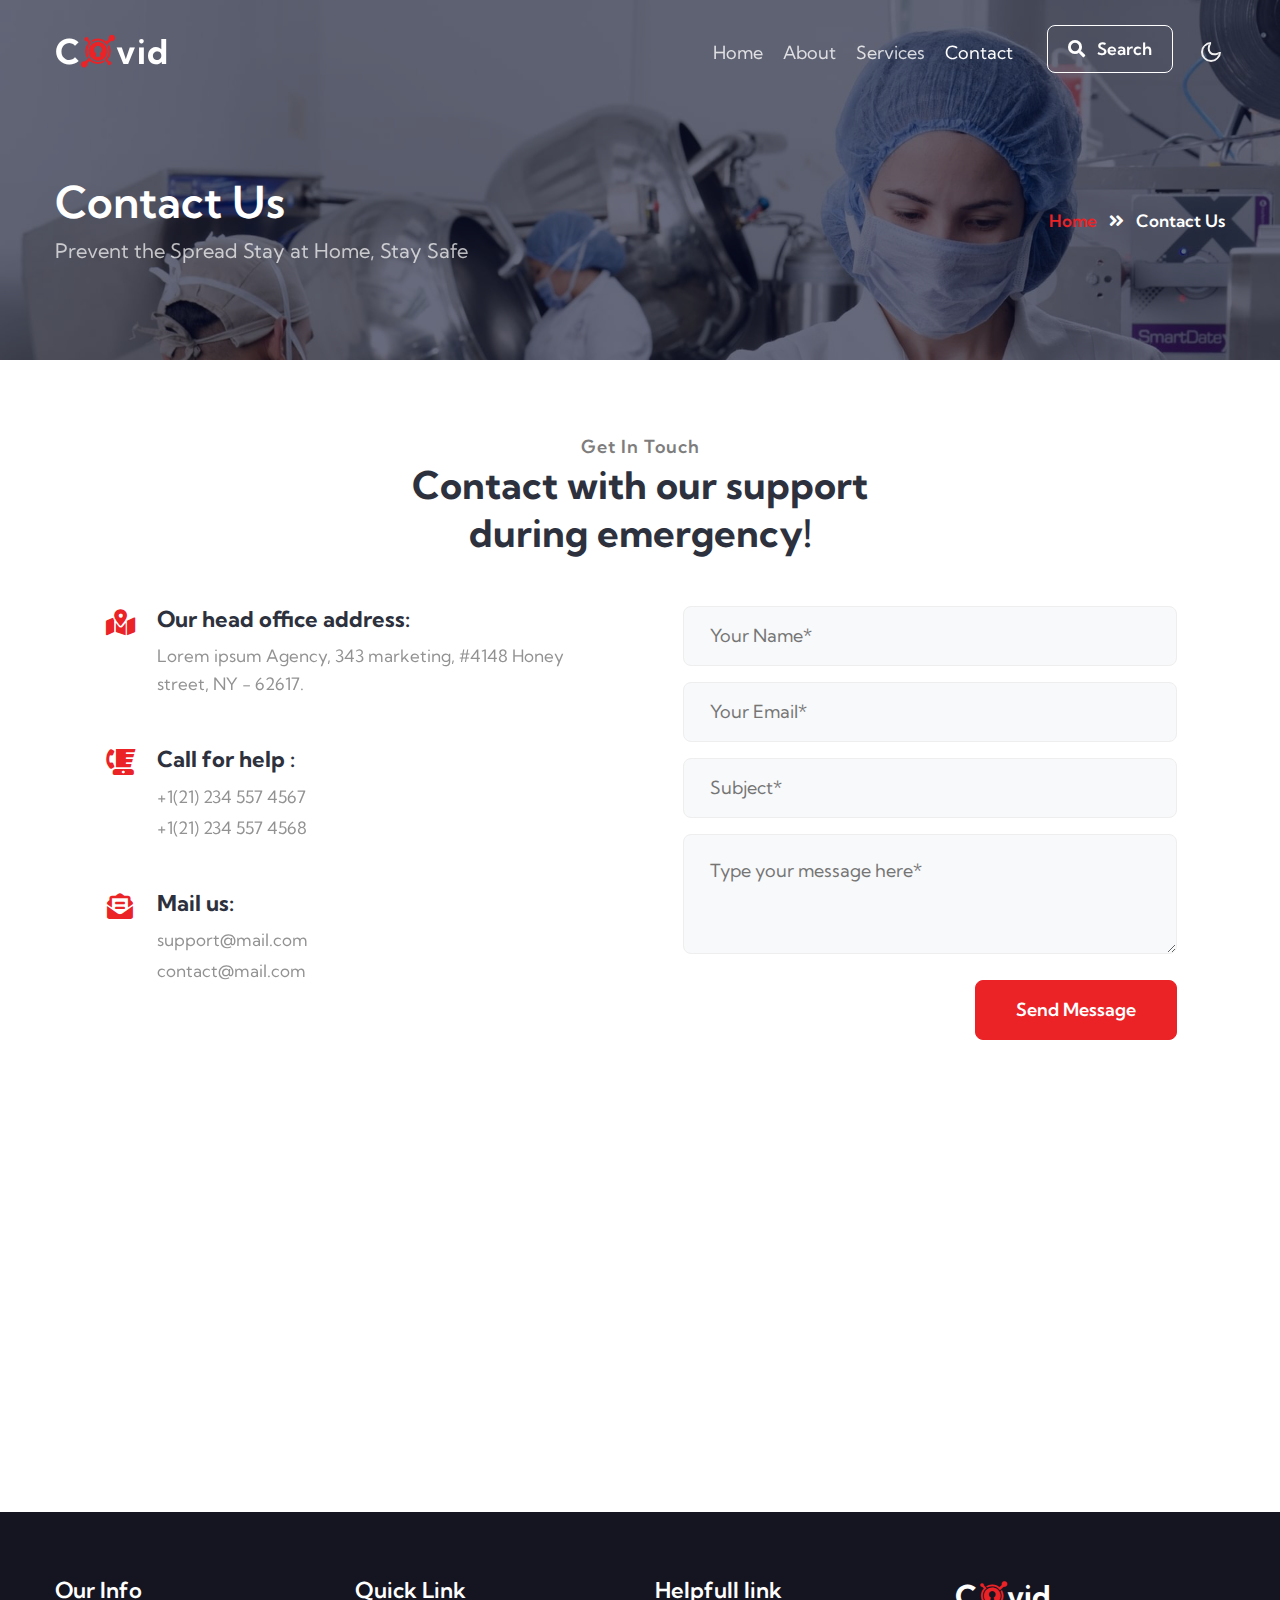
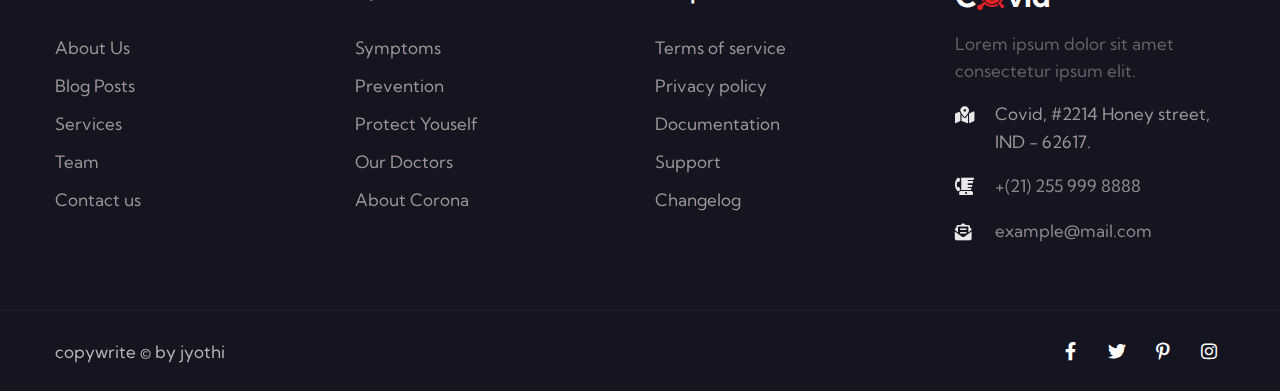
<file: contact.html>
<!doctype html>
<html lang="en">

<head>
  <meta charset="utf-8">
  <meta name="viewport" content="width=device-width, initial-scale=1, shrink-to-fit=no">
  <title>COVID CARE | Contact :COVID CENTER </title>
  <link href="//fonts.googleapis.com/css2?family=Kumbh+Sans:wght@300;400;700&display=swap" rel="stylesheet">
  <link rel="stylesheet" href="assets/css/style-starter.css">
</head>

<body>
  <header id="site-header" class="fixed-top">
    <div class="container">
      <nav class="navbar navbar-expand-lg navbar-dark stroke">
        <h1>
          <a class="navbar-brand" href="index.html">
            C<i class="fab fa-keycdn"></i>vid</a>
          </h1>
        <button class="navbar-toggler  collapsed bg-gradient" type="button" data-toggle="collapse"
          data-target="#navbarTogglerDemo02" aria-controls="navbarTogglerDemo02" aria-expanded="false"
          aria-label="Toggle navigation">
          <span class="navbar-toggler-icon fa icon-expand fa-bars"></span>
          <span class="navbar-toggler-icon fa icon-close fa-times"></span>
          </span>
        </button>
        <div class="collapse navbar-collapse" id="navbarTogglerDemo02">
          <ul class="navbar-nav ml-lg-auto">
            <li class="nav-item">
              <a class="nav-link" href="index.html">Home <span class="sr-only">(current)</span></a>
            </li>
            <li class="nav-item">
              <a class="nav-link" href="about.html">About</a>
            </li>
            <li class="nav-item">
              <a class="nav-link" href="services.html">Services</a>
            </li>
            <li class="nav-item mr-lg-1 active">
              <a class="nav-link" href="contact.html">Contact</a>
          </li>
           <!--/search-right-->
              <li class="header-search mr-lg-2 mt-lg-0 mt-4 position-relative">
                  <div class="search-right">
                      <a href="#search" class="btn btn-style search-btn" title="search"><span
                              class="fas fa-search mr-2" aria-hidden="true"></span> Search</a>

                  </div>
              </li>
              <!--//search-right-->
          </ul>
        </div>
      
        <!-- toggle switch for light and dark theme -->
        <div class="mobile-position">
          <nav class="navigation">
            <div class="theme-switch-wrapper">
              <label class="theme-switch" for="checkbox">
                <input type="checkbox" id="checkbox">
                <div class="mode-container py-1">
                  <i class="gg-sun"></i>
                  <i class="gg-moon"></i>
                </div>
              </label>
            </div>
          </nav>
        </div>
        <!-- //toggle switch for light and dark theme -->
      </nav>

    </div>
  </header>
  <!--/header-->
<!-- breadcrumb -->
<section class="w3l-about-breadcrumb text-center">
  <div class="breadcrumb-bg breadcrumb-bg-about py-5">
      <div class="container py-lg-5 py-md-4">
        <div class="w3breadcrumb-gids">
          <div class="w3breadcrumb-left text-left">
                    <h2 class="title AboutPageBanner">
                Contact Us   </h2>
                              <p class="inner-page-para mt-2">
                                Prevent the Spread
                                Stay at Home, Stay Safe             </p>
          </div>
          <div class="w3breadcrumb-right">
                <ul class="breadcrumbs-custom-path">
                  <li><a href="index.html">Home</a></li>
                  <li class="active"><span class="fas fa-angle-double-right mx-2"></span> Contact Us</li>
                </ul>
          </div>
    </div>
      </div>
      <div class="hero-overlay"></div>
  </div>
</section>
<!--//breadcrumb-->
 <!-- contact-form 2 -->
 <section class="w3l-contact-2 py-5" id="contact">
  <div class="container py-lg-4 py-md-3 py-2">
    <div class="title-content text-center">
      <span class="title-subw3hny">Get in touch</span>
      <h3 class="title-w3l mb-lg-4">Contact with our support <br>
        during emergency!</h3>

    </div>
    <div class="contact-grids d-grid mt-5 mx-lg-5">
      <div class="contact-left">
        <div class="cont-details">
          <div class="cont-top margin-up">
            <div class="cont-left text-center">
              <span class="fas fa-map-marked-alt"></span>
            </div>
            <div class="cont-right">
              <h6>Our head office address:</h6>
              <p>Lorem ipsum Agency, 343 marketing, #4148 Honey street, NY - 62617.</p>
            </div>
          </div>
          <div class="cont-top margin-up">
            <div class="cont-left text-center">
              <span class="fas fa-blender-phone"></span>
            </div>
            <div class="cont-right">
              <h6>Call for help :</h6>
              <p><a href="tel:+1(21) 234 4567">+1(21) 234 557 4567</a></p>
              <p><a href="tel:+1(21) 234 4567">+1(21) 234 557 4568</a></p>
            </div>
          </div>
          <div class="cont-top margin-up">
            <div class="cont-left text-center">
              <span class="fas fa-envelope-open-text"></span>
            </div>
            <div class="cont-right">
              <h6>
                Mail us:</h6>
              <p><a href="mailto:support@mail.com" class="mail">support@mail.com</a></p>
              <p><a href="mailto:contact@mail.com" class="mail">contact@mail.com</a></p>
            </div>
          </div>
        </div>
      </div>
      <div class="contact-right">
        <form action="#" method="post" class="signin-form">
          <div class="input-grids">
            <input type="text" name="Name" placeholder="Your Name*" class="contact-input"
              required="" />
            <input type="email" name="Email" placeholder="Your Email*" class="contact-input"
              required="" />
            <input type="text" name="Subject" placeholder="Subject*" class="contact-input"
              required="" />
          </div>
          <div class="form-input">
            <textarea name="Message" placeholder="Type your message here*" required=""></textarea>
          </div>
          <div class="submit-w3l-button text-lg-right">
              <button class="btn btn-style btn-primary">Send Message</button>
          </div>
        </form>
      </div>
    </div>
</section>
<!-- /contact-form-2 -->
<div class="map-iframe">
  <iframe
      src="https://www.google.com/maps/embed?pb=!1m18!1m12!1m3!1d317718.69319292053!2d-0.3817765050863085!3d51.528307984912544!2m3!1f0!2f0!3f0!3m2!1i1024!2i768!4f13.1!3m3!1m2!1s0x47d8a00baf21de75%3A0x52963a5addd52a99!2sLondon%2C+UK!5e0!3m2!1sen!2spl!4v1562654563739!5m2!1sen!2spl"
      width="100%" height="400" frameborder="0" style="border: 0px;" allowfullscreen=""></iframe>
</div>
  <!-- /contact1 -->
 <!--/footer-->
 <section class="w3l-footer-29-main">
  <div class="footer-29 py-5">
    <div class="container py-lg-3">
      <div class="row footer-top-29">
        <div class="col-lg-3 col-sm-6 footer-list-29 footer-2 mt-lg-0 mt-md-5 mt-4">
          <ul>
            <h6 class="footer-title-29">Our Info</h6>
            <li><a href="about.html">About Us</a></li>
            <li><a href="blog.html"> Blog Posts</a></li>
            <li><a href="services.html">Services</a></li>

            <li><a href="about.html">Team</a></li>
            <li><a href="contact.html">Contact us</a></li>
          </ul>
        </div>
        <div class="col-lg-3 col-sm-6 footer-list-29 footer-2 mt-lg-0 mt-md-5 mt-4">
          <h6 class="footer-title-29">Quick Link</h6>
          <ul>
            <li><a href="#syn">Symptoms</a></li>

            <li><a href="#vention">Prevention</a></li>
            <li><a href="#protect">Protect Youself</a></li>
            <li><a href="#our">Our Doctors</a></li>
            <li><a href="#pack">About Corona</a></li>

          </ul>
        </div>
        <div class="col-lg-3 col-sm-6 footer-list-29 footer-2 mt-lg-0 mt-md-5 mt-4">
          <h6 class="footer-title-29">Helpfull link</h6>
          <ul>
            <li><a href="#terms">Terms of service</a></li>
            <li><a href="#privacy"> Privacy policy</a></li>
            <li><a href="#doc"> Documentation</a></li>
            <li><a href="#support"> Support</a></li>
            <li><a href="#changelog"> Changelog</a></li>
          </ul>
        </div>
        <div class="col-lg-3 col-sm-6 footer-list-29 footer-2 mt-lg-0 mt-md-5 mt-4">
          <div class="footer-logo mb-3">
            <h2>
              <a class="navbar-brand" href="index.html">
                  C<i class="fab fa-keycdn"></i>vid</a>
            </h2>
          </div>
          <p>Lorem ipsum dolor sit amet consectetur ipsum elit.</p>

          <div class="cont-details">
            <div class="cont-top margin-up">
              <div class="cont-left text-center">
                <span class="fas fa-map-marked-alt"></span>
              </div>
              <div class="cont-right">
                <p> Covid, #2214 Honey street, IND - 62617.</p>
              </div>
            </div>
            <div class="cont-top margin-up">
              <div class="cont-left text-center">
                <span class="fas fa-blender-phone"></span>
              </div>
              <div class="cont-right">
                <p><a href="tel:+(21) 255 999 8888"> +(21) 255 999
                    8888</a></p>
              </div>
            </div>
            <div class="cont-top margin-up">
              <div class="cont-left text-center">
                <span class="fas fa-envelope-open-text"></span>
              </div>
              <div class="cont-right">
                <p><a href="mailto:example@mail.com" class="mail">
                    example@mail.com</a></p>
              </div>
            </div>
          </div>

        </div>
      </div>
    </div>
  </div>
</section>
<!-- //footer -->
<!-- copyright -->
<section class="w3l-copyright">
  <div class="container">
    <div class="row bottom-copies">
      <p class="col-lg-8 copy-footer-29">copywrite &copy; by jyothi</p>
      <div class="col-lg-4 main-social-footer-29">
        <a href="#facebook" class="facebook"><span class="fab fa-facebook-f"></span></a>
        <a href="#twitter" class="twitter"><span class="fab fa-twitter"></span></a>
        <a href="#pinterest"><span class="fab fa-pinterest-p"></span></a>
        <a href="#instagram" class="instagram"><span class="fab fa-instagram"></span></a>
       
      </div>
    </div>
  </div>
  <!-- move top -->
  <button onclick="topFunction()" id="movetop" title="Go to top">
    <i class="fas fa-level-up-alt"></i>
  </button>
  <script>
    // When the user scrolls down 20px from the top of the document, show the button
    window.onscroll = function () {
      scrollFunction()
    };

    function scrollFunction() {
      if (document.body.scrollTop > 20 || document.documentElement.scrollTop > 20) {
        document.getElementById("movetop").style.display = "block";
      } else {
        document.getElementById("movetop").style.display = "none";
      }
    }

    // When the user clicks on the button, scroll to the top of the document
    function topFunction() {
      document.body.scrollTop = 0;
      document.documentElement.scrollTop = 0;
    }
  </script>
  <!-- /move top -->
</section>
<!-- //copyright -->
<!--//footer-->
<!-- Template JavaScript -->
<script src="assets/js/jquery-3.3.1.min.js"></script>
<script src="assets/js/theme-change.js"></script>
<!-- disable body scroll which navbar is in active -->
<script>
  $(function () {
    $('.navbar-toggler').click(function () {
      $('body').toggleClass('noscroll');
    })
  });
</script>
<!-- disable body scroll which navbar is in active -->

<!--/MENU-JS-->
<script>
  $(window).on("scroll", function () {
    var scroll = $(window).scrollTop();

    if (scroll >= 80) {
      $("#site-header").addClass("nav-fixed");
    } else {
      $("#site-header").removeClass("nav-fixed");
    }
  });

  //Main navigation Active Class Add Remove
  $(".navbar-toggler").on("click", function () {
    $("header").toggleClass("active");
  });
  $(document).on("ready", function () {
    if ($(window).width() > 991) {
      $("header").removeClass("active");
    }
    $(window).on("resize", function () {
      if ($(window).width() > 991) {
        $("header").removeClass("active");
      }
    });
  });
</script>
<!--//MENU-JS-->
<script src="assets/js/bootstrap.min.js"></script>

</body>

</html>
</file>
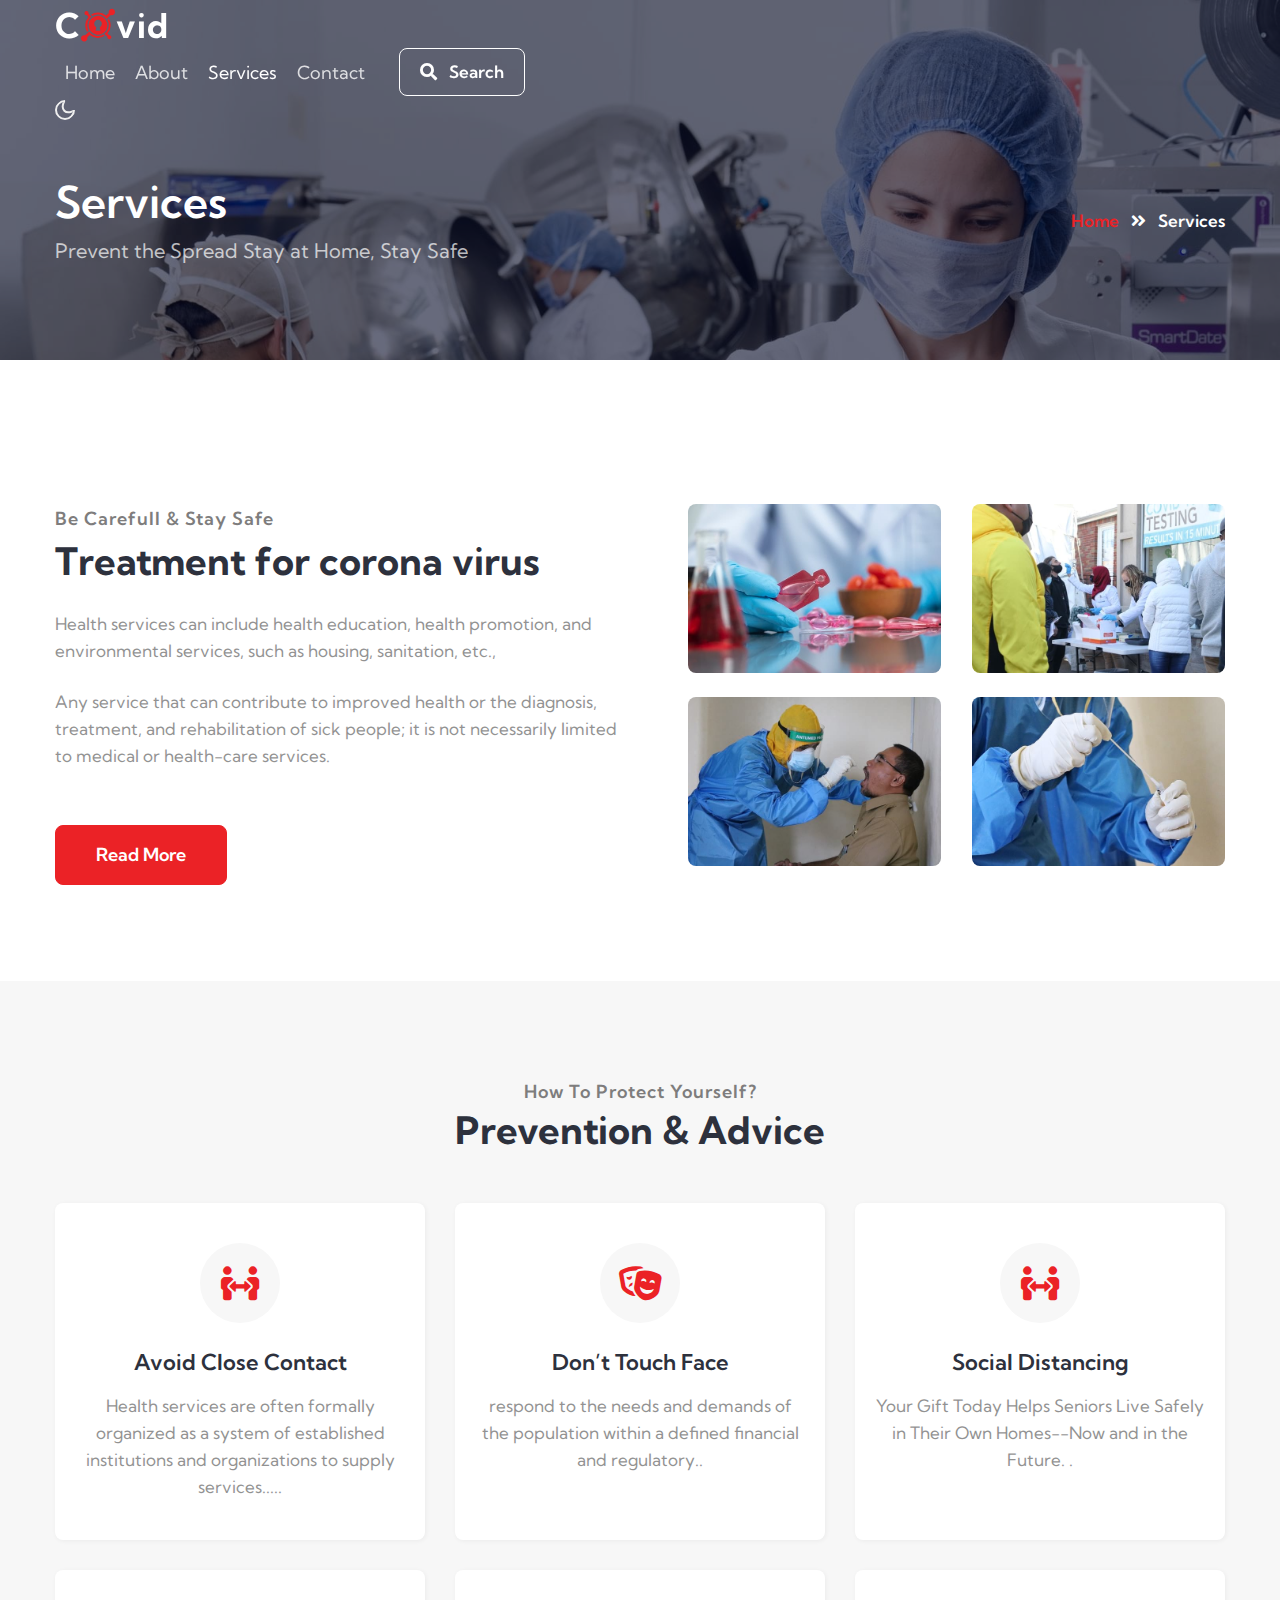
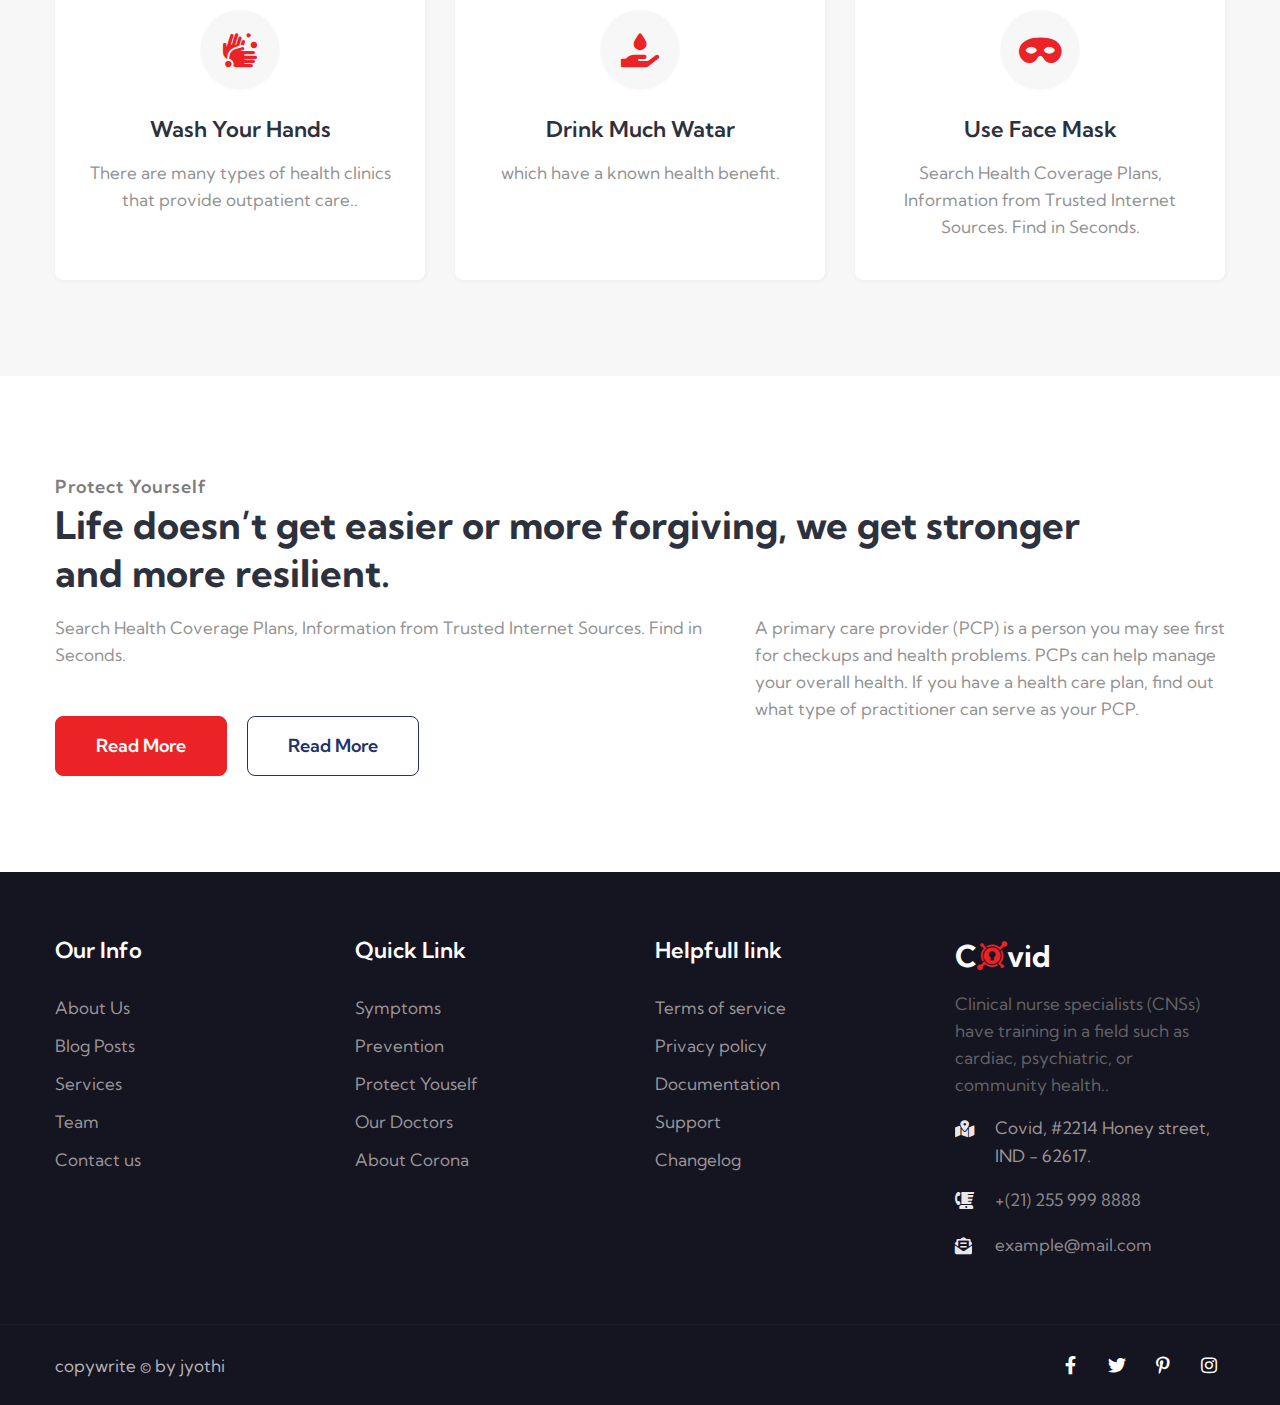
<file: services.html>
<!doctype html>
<html lang="en">

<head>
  <meta charset="utf-8">
  <meta name="viewport" content="width=device-width, initial-scale=1, shrink-to-fit=no">
  <title>COVID CARE | :COVID CENTER </title>
  <title> </title>
  <link href="//fonts.googleapis.com/css2?family=Kumbh+Sans:wght@300;400;700&display=swap" rel="stylesheet">
  <link rel="stylesheet" href="assets/css/style-starter.css">
</head>

<body>
  <header id="site-header" class="fixed-top">
    <div class="container">
      <nav class="navbar navbar-expand-lg navbar-dark stroke">
        <h1>
          <a class="navbar-brand" href="index.html">
            C<i class="fab fa-keycdn"></i>vid</a>
        <button class="navbar-toggler  collapsed bg-gradient" type="button" data-toggle="collapse"
          data-target="#navbarTogglerDemo02" aria-controls="navbarTogglerDemo02" aria-expanded="false"
          aria-label="Toggle navigation">
          <span class="navbar-toggler-icon fa icon-expand fa-bars"></span>
          <span class="navbar-toggler-icon fa icon-close fa-times"></span>
          </span>
        </button>
        <div class="collapse navbar-collapse" id="navbarTogglerDemo02">
          <ul class="navbar-nav ml-lg-auto">
            <li class="nav-item">
              <a class="nav-link" href="index.html">Home <span class="sr-only">(current)</span></a>
            </li>
            <li class="nav-item">
              <a class="nav-link" href="about.html">About</a>
            </li>
            <li class="nav-item active">
              <a class="nav-link" href="services.html">Services</a>
            </li>
            <li class="nav-item mr-lg-1">
              <a class="nav-link" href="contact.html">Contact</a>
          </li>
           <!--/search-right-->
              <li class="header-search mr-lg-2 mt-lg-0 mt-4 position-relative">
                  <div class="search-right">
                      <a href="#search" class="btn btn-style search-btn" title="search"><span
                              class="fas fa-search mr-2" aria-hidden="true"></span> Search</a>
                     
                  </div>
              </li>
              <!--//search-right-->
          </ul>
        </div>
      

        <!-- toggle switch for light and dark theme -->
        <div class="mobile-position">
          <nav class="navigation">
            <div class="theme-switch-wrapper">
              <label class="theme-switch" for="checkbox">
                <input type="checkbox" id="checkbox">
                <div class="mode-container py-1">
                  <i class="gg-sun"></i>
                  <i class="gg-moon"></i>
                </div>
              </label>
            </div>
          </nav>
        </div>
        <!-- //toggle switch for light and dark theme -->
      </nav>

    </div>
  </header>
  <!--/header-->
 <!-- breadcrumb -->
<section class="w3l-about-breadcrumb text-center">
  <div class="breadcrumb-bg breadcrumb-bg-about py-5">
      <div class="container py-lg-5 py-md-4">
        <div class="w3breadcrumb-gids">
          <div class="w3breadcrumb-left text-left">
                    <h2 class="title AboutPageBanner">
                  Services  </h2>
                              <p class="inner-page-para mt-2">
                                Prevent the Spread
                                Stay at Home, Stay Safe             </p>
          </div>
          <div class="w3breadcrumb-right">
                <ul class="breadcrumbs-custom-path">
                  <li><a href="index.html">Home</a></li>
                  <li class="active"><span class="fas fa-angle-double-right mx-2"></span> Services</li>
                </ul>
          </div>
    </div>
      </div>
      <div class="hero-overlay"></div>
  </div>
</section>
<!--//breadcrumb-->
  <!--/services-->
  <section class="w3l-services2" id="services">
    <div id="cwp23-block" class="py-5">
      <div class="container py-lg-5">
        <div class="row cwp23-content mt-lg-5 mt-4">
          <div class="col-lg-6 cwp23-img">
            <h5 class="title-subw3hny mb-1">Be carefull &amp; Stay Safe</h5>
            <h3 class="title-w3l">Treatment for corona virus</h3>
            </h3>
            <p class="mt-4">Health services can include health education, health promotion, and environmental services, such as housing, sanitation, etc., 

            </p>
            <p class="mt-4">Any service that can contribute to improved health or the diagnosis, treatment, and rehabilitation of sick people; it is not necessarily limited to medical or health-care services.
</p>
            <div class="w3l-button mt-lg-5 mt-4">
              <a href="services.html" class="btn btn-style btn-primary mt-2">Read More </a>
            </div>
          </div>
          <div class="col-lg-6 cwp23-text mt-lg-0 mt-5 pl-lg-5">
            <div class="cwp23-text-cols row">
              <div class="column col-6">
                <a href="#"><img src="assets/images/b1.jpg" alt="" class="radius-image img-fluid"></a>
              </div>
              <div class="column col-6">
                <a href="#"><img src="assets/images/b2.jpg" alt="" class="radius-image img-fluid"></a>
              </div>
              <div class="column col-6 mt-4">
                <a href="#"><img src="assets/images/b3.jpg" alt="" class="radius-image img-fluid"></a>
              </div>
              <div class="column col-6 mt-4">
                <a href="#"><img src="assets/images/b4.jpg" alt="" class="radius-image img-fluid"></a>
              </div>

            </div>
          </div>
        </div>
      </div>
    </div>
  </section>

  <!--//services-->
 <!-- features-section -->
 <section class="w3l-features py-5" id="work">
  <div class="container py-lg-5 py-md-4 py-2">
        <h5 class="title-subw3hny text-center">How to Protect Yourself?</h5>
        <h3 class="title-w3l mb-5 text-center">Prevention & Advice</h3>
          <div class="main-cont-wthree-2 align-items-center">
          <div class="services-page mt-lg-0 mt-md-5 mt-4">
              <div class="call-grids-w3 d-grid">
                  <div class="grids-1 box-wrap">
                      <div class="icon">
                          <i class="fas fa-people-arrows"></i>
                      </div>
                      <h4><a href="about.html" class="title-head">Avoid Close Contact</a></h4>
                      <p class="mt-3">Health services are often formally organized as a system of established institutions and organizations to supply services..... </p>
                    </div>
                  <div class="grids-1 box-wrap">
                      <div class="icon">
                          <i class="fas fa-theater-masks"></i>
                      </div>
                      <h4><a href="about.html" class="title-head">Don’t Touch Face</a></h4>
                      <p class="mt-3"> respond to the needs and demands of the population within a defined financial and regulatory..</p>
                    </div>
                  <div class="grids-1 box-wrap">
                      <div class="icon">
                          <i class="fas fa-people-arrows"></i>
                      </div>
                      <h4><a href="about.html" class="title-head">Social Distancing</a></h4>
                      <p class="mt-3">Your Gift Today Helps Seniors Live Safely in Their Own Homes--Now and in the Future. .</p>
                    </div>
                  <div class="grids-1 box-wrap">
                      <div class="icon">
                          <i class="fas fa-hands-wash"></i>
                      </div>
                      <h4><a href="about.html" class="title-head">Wash Your Hands</a></h4>
                      <p class="mt-3">There are many types of health clinics that provide outpatient care..</p>
                    </div>
                  <div class="grids-1 box-wrap">
                    <div class="icon">
                        <i class="fas fa-hand-holding-water"></i>
                    </div>
                    <h4><a href="about.html" class="title-head">Drink Much Watar</a></h4>
                    <p class="mt-3">which have a known health benefit.</p>
                  </div>
                <div class="grids-1 box-wrap">
                  <div class="icon">
                      <i class="fas fa-mask"></i>
                  </div>
                  <h4><a href="about.html" class="title-head">Use Face Mask</a></h4>
                  <p class="mt-3">Search Health Coverage Plans, Information from Trusted Internet Sources. Find in Seconds.</p>
                </div>
              </div>
          </div>
      </div>
  </div>
</section>
<!-- features section -->
  <!--/w3l-services3-->
  <section class="w3l-services3 py-5">
      <div class="container py-lg-5 py-4">
        <div class="section-width">
          <h5 class="title-subw3hny">Protect yourself</h5>
          <h3 class="title-w3l mb-3 pr-lg-5 mr-lg-5">Life doesn’t get easier or more forgiving, we get stronger and more resilient.</h3>
        </div>
        <div class="row">
        <div class="col-lg-7 middle-section">
         
          <div class="link-list-menu">
            <p class="">Search Health Coverage Plans, Information from Trusted Internet Sources. Find in Seconds.</p>
              <div class="w3l-two-buttons">
                <a href="#" class="btn btn-primary btn-white btn-style mt-lg-5 mt-4"> Read More </a>
                <a href="#" class="btn btn-style btn-outline-dark mt-lg-5 mt-4 ml-sm-3">Read More </a>
              </div>
            </div>
          </div>
          <div class="col-lg-5 middle-right mt-lg-0 mt-4">
            <p class="">A primary care provider (PCP) is a person you may see first for checkups and health problems. PCPs can help manage your overall health. If you have a health care plan, find out what type of practitioner can serve as your PCP.</p>
            </div>
        </div>
      </div>
  </section>
  <!--//w3l-services3-->
<!--/footer-->
<section class="w3l-footer-29-main">
  <div class="footer-29 py-5">
    <div class="container py-lg-3">
      <div class="row footer-top-29">
        <div class="col-lg-3 col-sm-6 footer-list-29 footer-2 mt-lg-0 mt-md-5 mt-4">
          <ul>
            <h6 class="footer-title-29">Our Info</h6>
            <li><a href="about.html">About Us</a></li>
            <li><a href="blog.html"> Blog Posts</a></li>
            <li><a href="services.html">Services</a></li>

            <li><a href="about.html">Team</a></li>
            <li><a href="contact.html">Contact us</a></li>
          </ul>
        </div>
        <div class="col-lg-3 col-sm-6 footer-list-29 footer-2 mt-lg-0 mt-md-5 mt-4">
          <h6 class="footer-title-29">Quick Link</h6>
          <ul>
            <li><a href="#syn">Symptoms</a></li>

            <li><a href="#vention">Prevention</a></li>
            <li><a href="#protect">Protect Youself</a></li>
            <li><a href="#our">Our Doctors</a></li>
            <li><a href="#pack">About Corona</a></li>

          </ul>
        </div>
        <div class="col-lg-3 col-sm-6 footer-list-29 footer-2 mt-lg-0 mt-md-5 mt-4">
          <h6 class="footer-title-29">Helpfull link</h6>
          <ul>
            <li><a href="#terms">Terms of service</a></li>
            <li><a href="#privacy"> Privacy policy</a></li>
            <li><a href="#doc"> Documentation</a></li>
            <li><a href="#support"> Support</a></li>
            <li><a href="#changelog"> Changelog</a></li>
          </ul>
        </div>
        <div class="col-lg-3 col-sm-6 footer-list-29 footer-2 mt-lg-0 mt-md-5 mt-4">
          <div class="footer-logo mb-3">
            <h2>
              <a class="navbar-brand" href="index.html">
                  C<i class="fab fa-keycdn"></i>vid</a>
          </h2>
          </div>
          <p>Clinical nurse specialists (CNSs) have training in a field such as cardiac, psychiatric, or community health..</p>

          <div class="cont-details">
            <div class="cont-top margin-up">
              <div class="cont-left text-center">
                <span class="fas fa-map-marked-alt"></span>
              </div>
              <div class="cont-right">
                <p> Covid, #2214 Honey street, IND - 62617.</p>
              </div>
            </div>
            <div class="cont-top margin-up">
              <div class="cont-left text-center">
                <span class="fas fa-blender-phone"></span>
              </div>
              <div class="cont-right">
                <p><a href="tel:+(21) 255 999 8888"> +(21) 255 999
                    8888</a></p>
              </div>
            </div>
            <div class="cont-top margin-up">
              <div class="cont-left text-center">
                <span class="fas fa-envelope-open-text"></span>
              </div>
              <div class="cont-right">
                <p><a href="mailto:example@mail.com" class="mail">
                    example@mail.com</a></p>
              </div>
            </div>
          </div>

        </div>
      </div>
    </div>
  </div>
</section>
<!-- //footer -->
<!-- copyright -->
<section class="w3l-copyright">
  <div class="container">
    <div class="row bottom-copies">
      <p class="col-lg-8 copy-footer-29">copywrite &copy; by jyothi</p>
      <div class="col-lg-4 main-social-footer-29">
        <a href="#facebook" class="facebook"><span class="fab fa-facebook-f"></span></a>
        <a href="#twitter" class="twitter"><span class="fab fa-twitter"></span></a>
        <a href="#pinterest"><span class="fab fa-pinterest-p"></span></a>
        <a href="#instagram" class="instagram"><span class="fab fa-instagram"></span></a>
        
      </div>
    </div>
  </div>
  <!-- move top -->
  <button onclick="topFunction()" id="movetop" title="Go to top">
    <i class="fas fa-level-up-alt"></i>
  </button>
  <script>
    // When the user scrolls down 20px from the top of the document, show the button
    window.onscroll = function () {
      scrollFunction()
    };

    function scrollFunction() {
      if (document.body.scrollTop > 20 || document.documentElement.scrollTop > 20) {
        document.getElementById("movetop").style.display = "block";
      } else {
        document.getElementById("movetop").style.display = "none";
      }
    }

    // When the user clicks on the button, scroll to the top of the document
    function topFunction() {
      document.body.scrollTop = 0;
      document.documentElement.scrollTop = 0;
    }
  </script>
  <!-- /move top -->
</section>
<!-- //copyright -->
<!--//footer-->
<!-- Template JavaScript -->
<script src="assets/js/jquery-3.3.1.min.js"></script>
<script src="assets/js/theme-change.js"></script>
<!-- disable body scroll which navbar is in active -->
<script>
  $(function () {
    $('.navbar-toggler').click(function () {
      $('body').toggleClass('noscroll');
    })
  });
</script>
<!-- disable body scroll which navbar is in active -->

<!--/MENU-JS-->
<script>
  $(window).on("scroll", function () {
    var scroll = $(window).scrollTop();

    if (scroll >= 80) {
      $("#site-header").addClass("nav-fixed");
    } else {
      $("#site-header").removeClass("nav-fixed");
    }
  });

  //Main navigation Active Class Add Remove
  $(".navbar-toggler").on("click", function () {
    $("header").toggleClass("active");
  });
  $(document).on("ready", function () {
    if ($(window).width() > 991) {
      $("header").removeClass("active");
    }
    $(window).on("resize", function () {
      if ($(window).width() > 991) {
        $("header").removeClass("active");
      }
    });
  });
</script>
<!--//MENU-JS-->
<script src="assets/js/bootstrap.min.js"></script>

</body>

</html>
</file>
